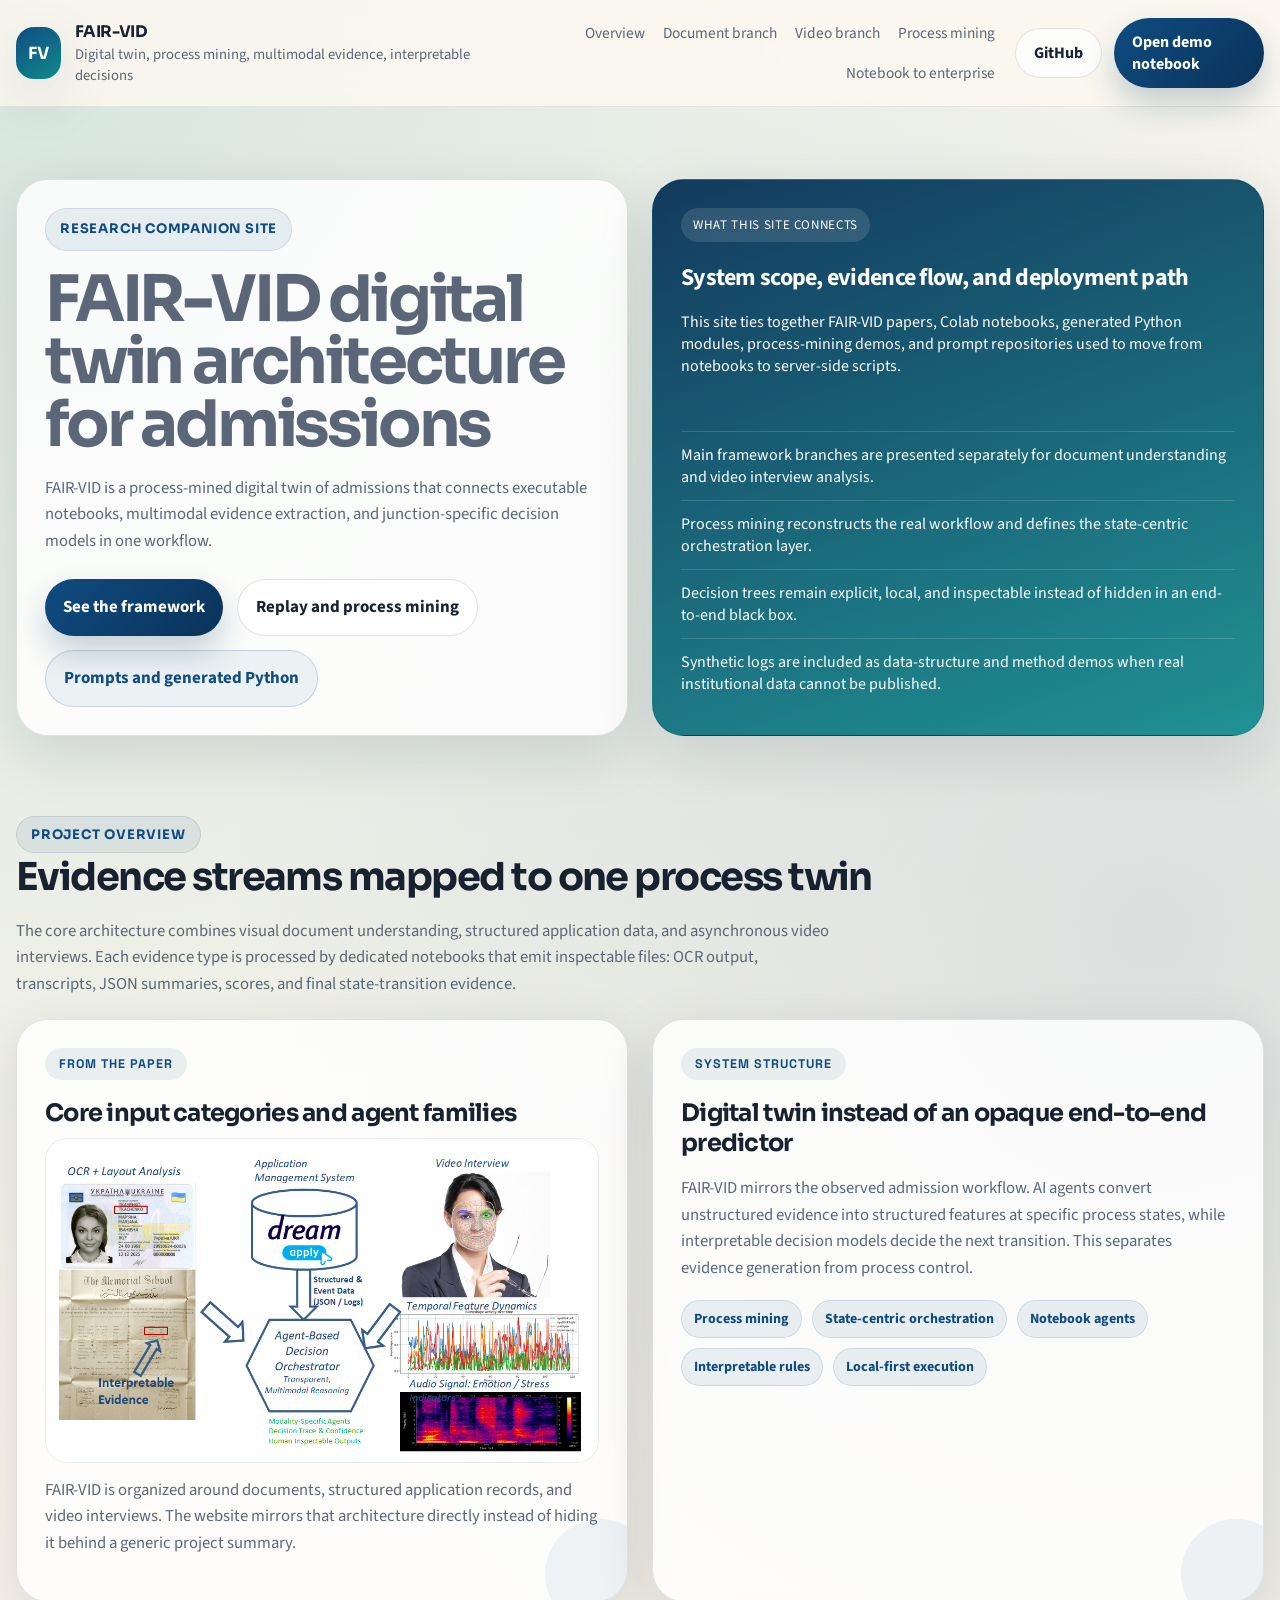
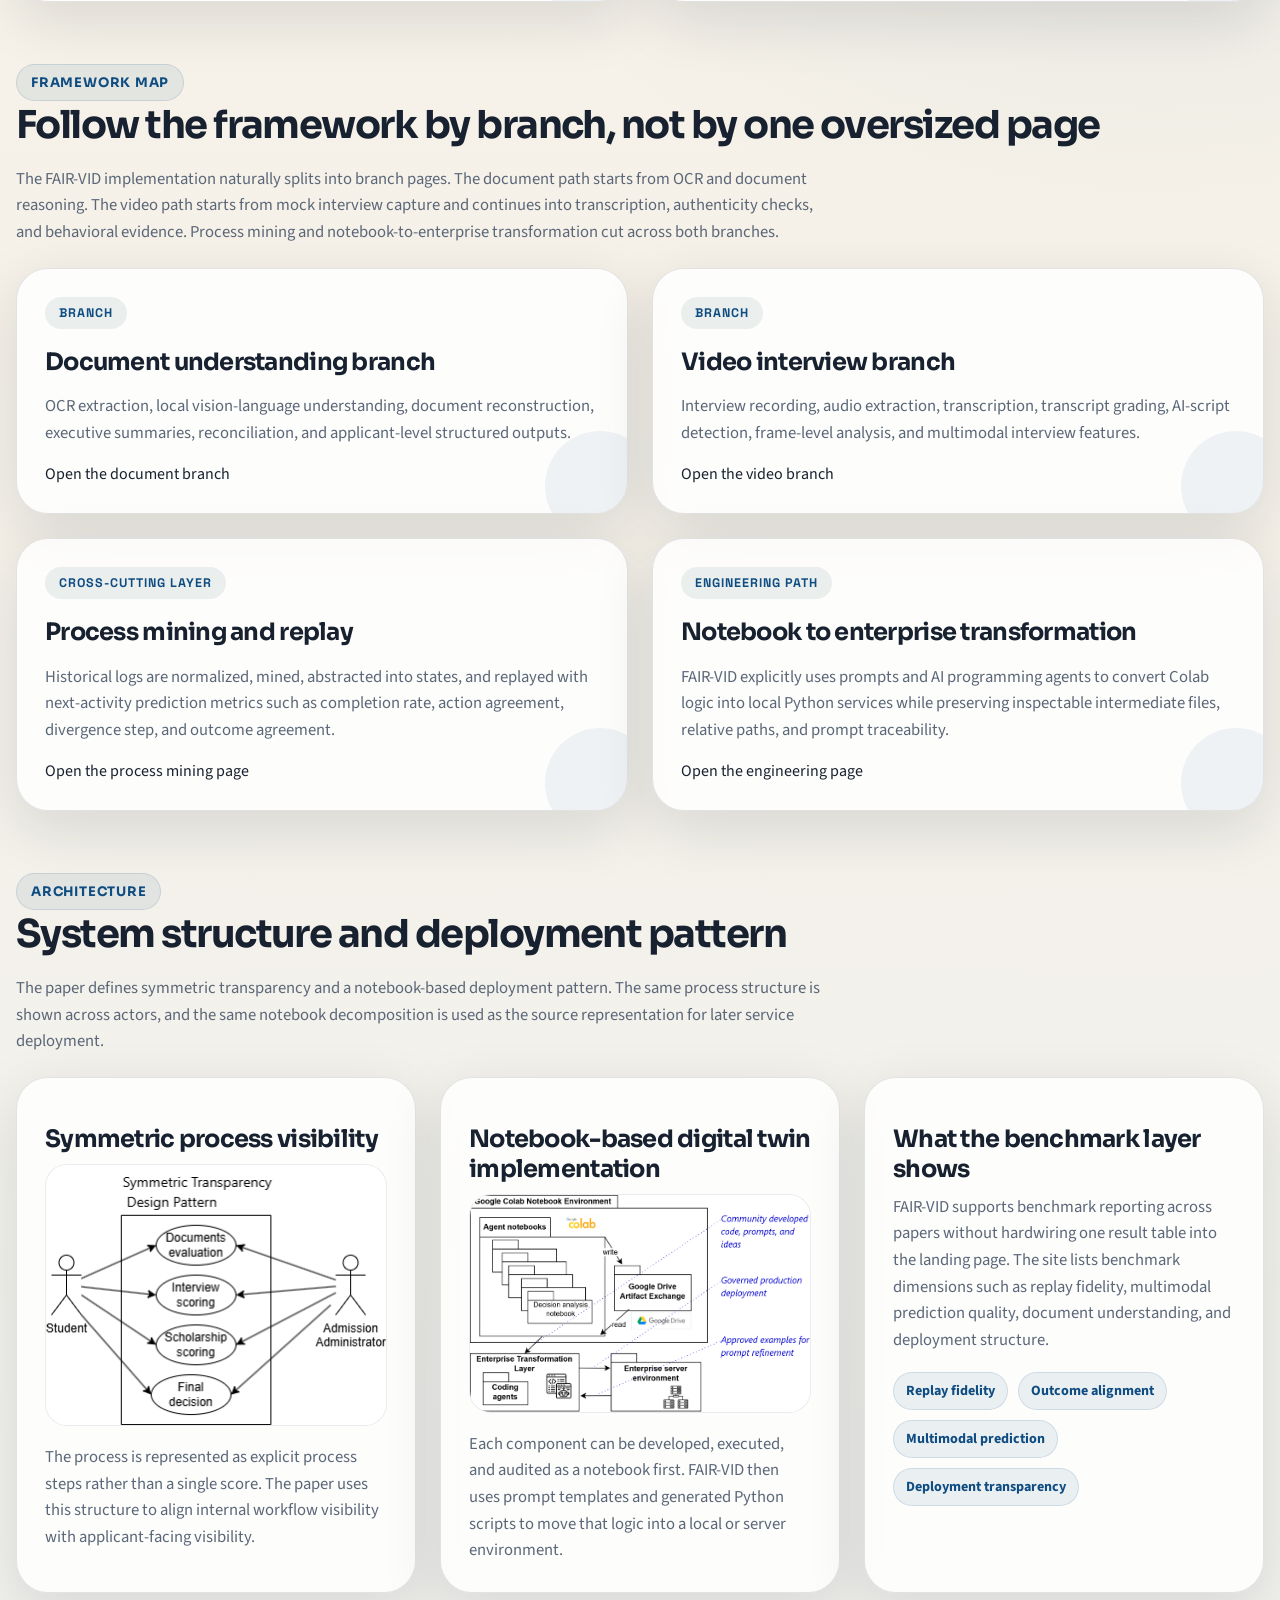
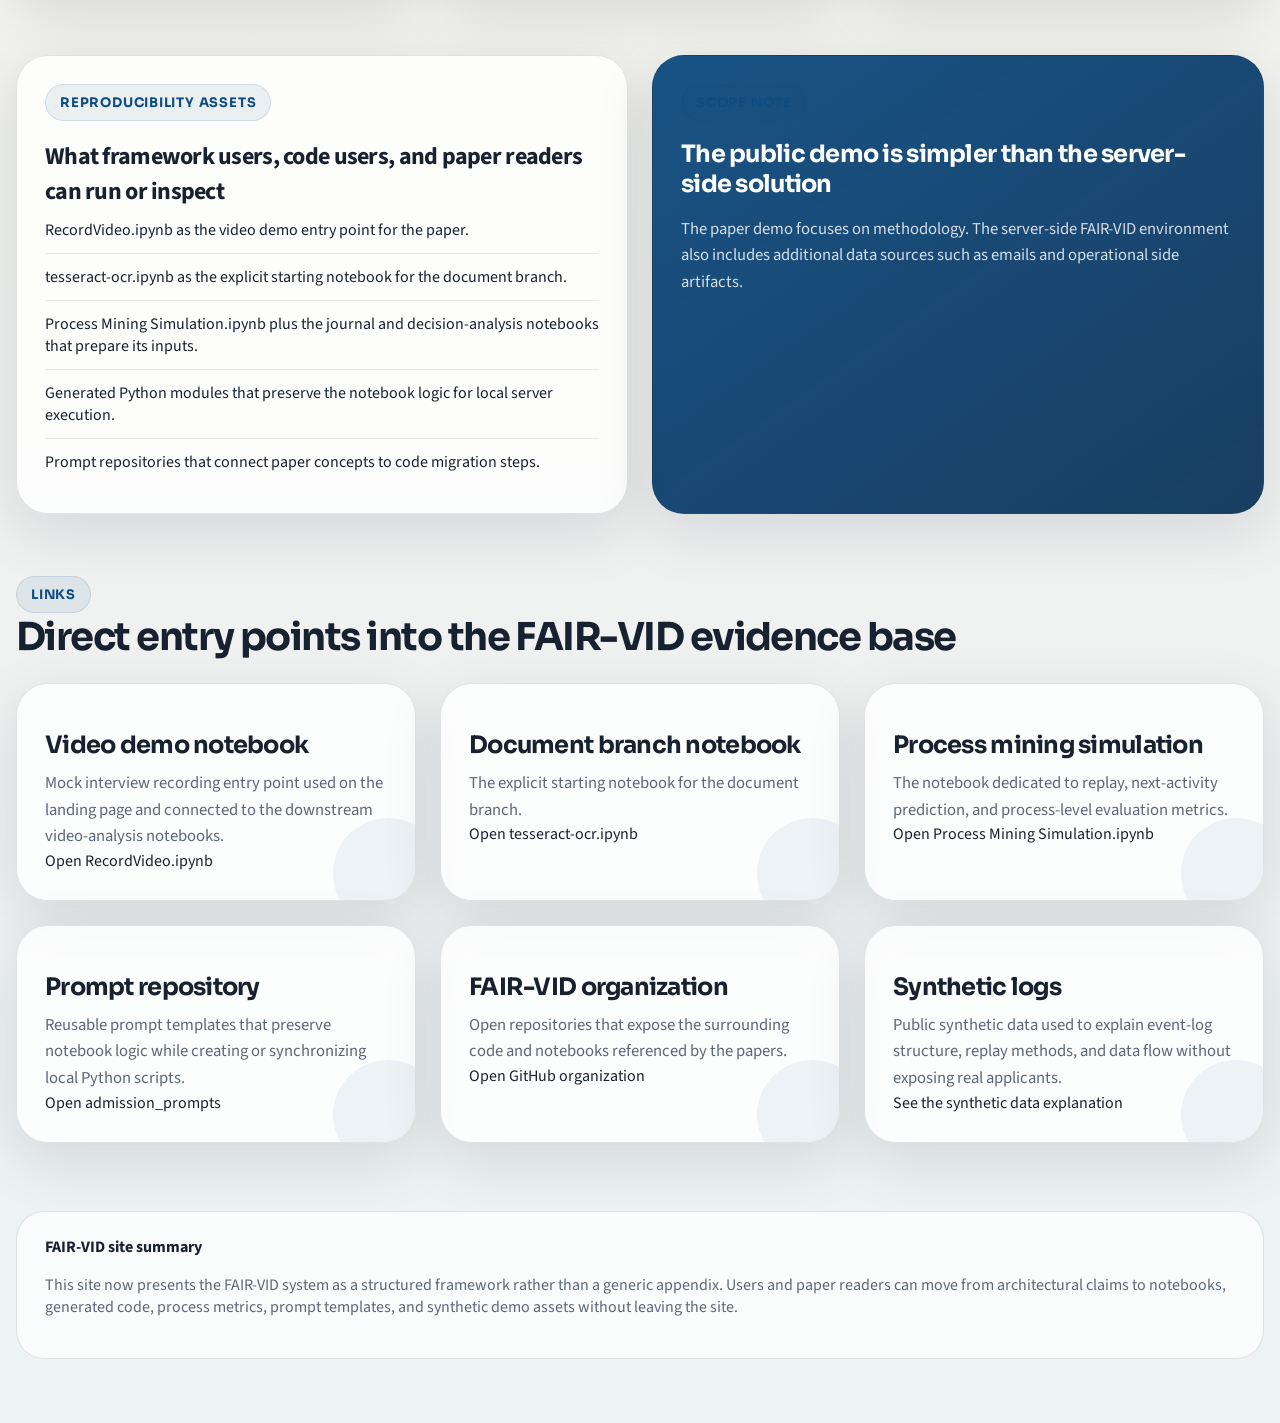
<file: index.html>
<!DOCTYPE html>
<html lang="en">
<head>
    <meta charset="UTF-8">
    <meta name="viewport" content="width=device-width, initial-scale=1.0">
    <title>FAIR-VID | Digital Twin Architecture for Admissions</title>
    <link rel="preconnect" href="https://fonts.googleapis.com">
    <link rel="preconnect" href="https://fonts.gstatic.com" crossorigin>
    <link href="https://fonts.googleapis.com/css2?family=Sora:wght@500;600;700;800&family=Source+Sans+3:wght@400;600;700&display=swap" rel="stylesheet">
    <link rel="stylesheet" href="assets/site.css">
</head>
<body>
    <nav class="topbar">
        <div class="site-shell topbar-inner">
            <a class="brand" href="index.html">
                <div class="brand-mark">FV</div>
                <div class="brand-copy">
                    <strong>FAIR-VID</strong>
                    <span>Digital twin, process mining, multimodal evidence, interpretable decisions</span>
                </div>
            </a>
            <div class="nav-links">
                <a href="#overview">Overview</a>
                <a href="documents.html">Document branch</a>
                <a href="video.html">Video branch</a>
                <a href="process-mining.html">Process mining</a>
                <a href="notebook-to-enterprise.html">Notebook to enterprise</a>
            </div>
            <div class="nav-actions">
                <a class="button-secondary" href="https://github.com/fair-vid" target="_blank" rel="noreferrer">GitHub</a>
                <a class="button" href="https://colab.research.google.com/drive/1mqcCrypaK3u_kvs7nSqX4XTvBgq4-shK?usp=sharing" target="_blank" rel="noreferrer">Open demo notebook</a>
            </div>
        </div>
    </nav>

    <header class="hero">
        <div class="site-shell hero-grid">
            <section class="hero-copy">
                <div class="eyebrow">Research companion site</div>
                <h1>FAIR-VID digital twin architecture for admissions</h1>
                <p>
                    FAIR-VID is a process-mined digital twin of admissions that connects executable notebooks, multimodal evidence extraction, and junction-specific decision models in one workflow.
                </p>
                <div class="hero-actions">
                    <a class="button" href="#overview">See the framework</a>
                    <a class="button-secondary" href="process-mining.html">Replay and process mining</a>
                    <a class="button-ghost" href="notebook-to-enterprise.html">Prompts and generated Python</a>
                </div>

            </section>
            <aside class="hero-panel">
                <div>
                    <div class="section-chip">What this site connects</div>
                    <h2>System scope, evidence flow, and deployment path</h2>
                    <p>
                        This site ties together FAIR-VID papers, Colab notebooks, generated Python modules, process-mining demos, and prompt repositories used to move from notebooks to server-side scripts.
                    </p>
                </div>
                <ul class="hero-list">
                    <li>Main framework branches are presented separately for document understanding and video interview analysis.</li>
                    <li>Process mining reconstructs the real workflow and defines the state-centric orchestration layer.</li>
                    <li>Decision trees remain explicit, local, and inspectable instead of hidden in an end-to-end black box.</li>
                    <li>Synthetic logs are included as data-structure and method demos when real institutional data cannot be published.</li>
                </ul>
            </aside>
        </div>
    </header>

    <main>
        <section class="section" id="overview">
            <div class="site-shell">
                <div class="section-head">
                    <div class="eyebrow">Project overview</div>
                    <h2>Evidence streams mapped to one process twin</h2>
                    <p>
                        The core architecture combines visual document understanding, structured application data, and asynchronous video interviews. Each evidence type is processed by dedicated notebooks that emit inspectable files: OCR output, transcripts, JSON summaries, scores, and final state-transition evidence.
                    </p>
                </div>
                <div class="wide-grid">
                    <article class="wide-card">
                        <div class="kicker">From the paper</div>
                        <h3>Core input categories and agent families</h3>
                        <img src="images/fig1_three_main_types.png" alt="FAIR-VID input categories">
                        <p class="figure-caption">
                            FAIR-VID is organized around documents, structured application records, and video interviews. The website mirrors that architecture directly instead of hiding it behind a generic project summary.
                        </p>
                    </article>
                    <article class="wide-card">
                        <div class="kicker">System structure</div>
                        <h3>Digital twin instead of an opaque end-to-end predictor</h3>
                        <p>
                            FAIR-VID mirrors the observed admission workflow. AI agents convert unstructured evidence into structured features at specific process states, while interpretable decision models decide the next transition. This separates evidence generation from process control.
                        </p>
                        <div class="pill-row">
                            <span class="pill">Process mining</span>
                            <span class="pill">State-centric orchestration</span>
                            <span class="pill">Notebook agents</span>
                            <span class="pill">Interpretable rules</span>
                            <span class="pill">Local-first execution</span>
                        </div>
                    </article>
                </div>
            </div>
        </section>

        <section class="section">
            <div class="site-shell">
                <div class="section-head">
                    <div class="eyebrow">Framework map</div>
                    <h2>Follow the framework by branch, not by one oversized page</h2>
                    <p>
                        The FAIR-VID implementation naturally splits into branch pages. The document path starts from OCR and document reasoning. The video path starts from mock interview capture and continues into transcription, authenticity checks, and behavioral evidence. Process mining and notebook-to-enterprise transformation cut across both branches.
                    </p>
                </div>
                <div class="framework-grid">
                    <article class="tile">
                        <div class="kicker">Branch</div>
                        <h3>Document understanding branch</h3>
                        <p>
                            OCR extraction, local vision-language understanding, document reconstruction, executive summaries, reconciliation, and applicant-level structured outputs.
                        </p>
                        <a class="text-link" href="documents.html">Open the document branch</a>
                    </article>
                    <article class="tile">
                        <div class="kicker">Branch</div>
                        <h3>Video interview branch</h3>
                        <p>
                            Interview recording, audio extraction, transcription, transcript grading, AI-script detection, frame-level analysis, and multimodal interview features.
                        </p>
                        <a class="text-link" href="video.html">Open the video branch</a>
                    </article>
                    <article class="tile">
                        <div class="kicker">Cross-cutting layer</div>
                        <h3>Process mining and replay</h3>
                        <p>
                            Historical logs are normalized, mined, abstracted into states, and replayed with next-activity prediction metrics such as completion rate, action agreement, divergence step, and outcome agreement.
                        </p>
                        <a class="text-link" href="process-mining.html">Open the process mining page</a>
                    </article>
                    <article class="tile">
                        <div class="kicker">Engineering path</div>
                        <h3>Notebook to enterprise transformation</h3>
                        <p>
                            FAIR-VID explicitly uses prompts and AI programming agents to convert Colab logic into local Python services while preserving inspectable intermediate files, relative paths, and prompt traceability.
                        </p>
                        <a class="text-link" href="notebook-to-enterprise.html">Open the engineering page</a>
                    </article>
                </div>
            </div>
        </section>

        <section class="section">
            <div class="site-shell">
                <div class="section-head">
                    <div class="eyebrow">Architecture</div>
                    <h2>System structure and deployment pattern</h2>
                    <p>
                        The paper defines symmetric transparency and a notebook-based deployment pattern. The same process structure is shown across actors, and the same notebook decomposition is used as the source representation for later service deployment.
                    </p>
                </div>
                <div class="gallery-grid">
                    <article class="figure-card">
                        <h3>Symmetric process visibility</h3>
                        <img src="images/fig3 Symmetric Transparency Design Pattern.drawio.png" alt="Symmetric transparency design pattern">
                        <p class="figure-caption">
                            The process is represented as explicit process steps rather than a single score. The paper uses this structure to align internal workflow visibility with applicant-facing visibility.
                        </p>
                    </article>
                    <article class="figure-card">
                        <h3>Notebook-based digital twin implementation</h3>
                        <img src="images/Fig4_Notebook Based Digital Twin Implementation Pattern.drawio.png" alt="Notebook based digital twin implementation pattern">
                        <p class="figure-caption">
                            Each component can be developed, executed, and audited as a notebook first. FAIR-VID then uses prompt templates and generated Python scripts to move that logic into a local or server environment.
                        </p>
                    </article>
                    <article class="figure-card">
                        <h3>What the benchmark layer shows</h3>
                        <p>
                            FAIR-VID supports benchmark reporting across papers without hardwiring one result table into the landing page. The site lists benchmark dimensions such as replay fidelity, multimodal prediction quality, document understanding, and deployment structure.
                        </p>
                        <div class="pill-row">
                            <span class="pill">Replay fidelity</span>
                            <span class="pill">Outcome alignment</span>
                            <span class="pill">Multimodal prediction</span>
                            <span class="pill">Deployment transparency</span>
                        </div>
                    </article>
                </div>
            </div>
        </section>

        <section class="section">
            <div class="site-shell split-grid">
                <article class="panel">
                    <div class="eyebrow">Reproducibility assets</div>
                    <h3>What framework users, code users, and paper readers can run or inspect</h3>
                    <ul class="plain-list">
                        <li>RecordVideo.ipynb as the video demo entry point for the paper.</li>
                        <li>tesseract-ocr.ipynb as the explicit starting notebook for the document branch.</li>
                        <li>Process Mining Simulation.ipynb plus the journal and decision-analysis notebooks that prepare its inputs.</li>
                        <li>Generated Python modules that preserve the notebook logic for local server execution.</li>
                        <li>Prompt repositories that connect paper concepts to code migration steps.</li>
                    </ul>
                </article>
                <article class="callout">
                    <div class="eyebrow">Scope note</div>
                    <h3>The public demo is simpler than the server-side solution</h3>
                    <p>
                        The paper demo focuses on methodology. The server-side FAIR-VID environment also includes additional data sources such as emails and operational side artifacts.
                    </p>
                </article>
            </div>
        </section>

        <section class="section">
            <div class="site-shell">
                <div class="section-head">
                    <div class="eyebrow">Links</div>
                    <h2>Direct entry points into the FAIR-VID evidence base</h2>
                </div>
                <div class="link-grid">
                    <article class="link-card">
                        <h3>Video demo notebook</h3>
                        <p>Mock interview recording entry point used on the landing page and connected to the downstream video-analysis notebooks.</p>
                        <a class="text-link" href="https://colab.research.google.com/drive/1mqcCrypaK3u_kvs7nSqX4XTvBgq4-shK?usp=sharing" target="_blank" rel="noreferrer">Open RecordVideo.ipynb</a>
                    </article>
                    <article class="link-card">
                        <h3>Document branch notebook</h3>
                        <p>The explicit starting notebook for the document branch.</p>
                        <a class="text-link" href="https://colab.research.google.com/drive/1RfXAZ_5rwYmLdAiHPgm-bDOBrQu2T7Sw?usp=sharing" target="_blank" rel="noreferrer">Open tesseract-ocr.ipynb</a>
                    </article>
                    <article class="link-card">
                        <h3>Process mining simulation</h3>
                        <p>The notebook dedicated to replay, next-activity prediction, and process-level evaluation metrics.</p>
                        <a class="text-link" href="https://colab.research.google.com/drive/1_-3uCwUr08i6PGnSXXgrZESqkT0GqiNm?usp=drive_link" target="_blank" rel="noreferrer">Open Process Mining Simulation.ipynb</a>
                    </article>
                    <article class="link-card">
                        <h3>Prompt repository</h3>
                        <p>Reusable prompt templates that preserve notebook logic while creating or synchronizing local Python scripts.</p>
                        <a class="text-link" href="https://github.com/fair-vid/admission_prompts" target="_blank" rel="noreferrer">Open admission_prompts</a>
                    </article>
                    <article class="link-card">
                        <h3>FAIR-VID organization</h3>
                        <p>Open repositories that expose the surrounding code and notebooks referenced by the papers.</p>
                        <a class="text-link" href="https://github.com/fair-vid" target="_blank" rel="noreferrer">Open GitHub organization</a>
                    </article>
                    <article class="link-card">
                        <h3>Synthetic logs</h3>
                        <p>Public synthetic data used to explain event-log structure, replay methods, and data flow without exposing real applicants.</p>
                        <a class="text-link" href="process-mining.html#synthetic">See the synthetic data explanation</a>
                    </article>
                </div>
            </div>
        </section>
    </main>

    <footer class="footer">
        <div class="site-shell footer-card">
            <strong>FAIR-VID site summary</strong>
            <p>
                This site now presents the FAIR-VID system as a structured framework rather than a generic appendix. Users and paper readers can move from architectural claims to notebooks, generated code, process metrics, prompt templates, and synthetic demo assets without leaving the site.
            </p>
        </div>
    </footer>
</body>
</html>
</file>
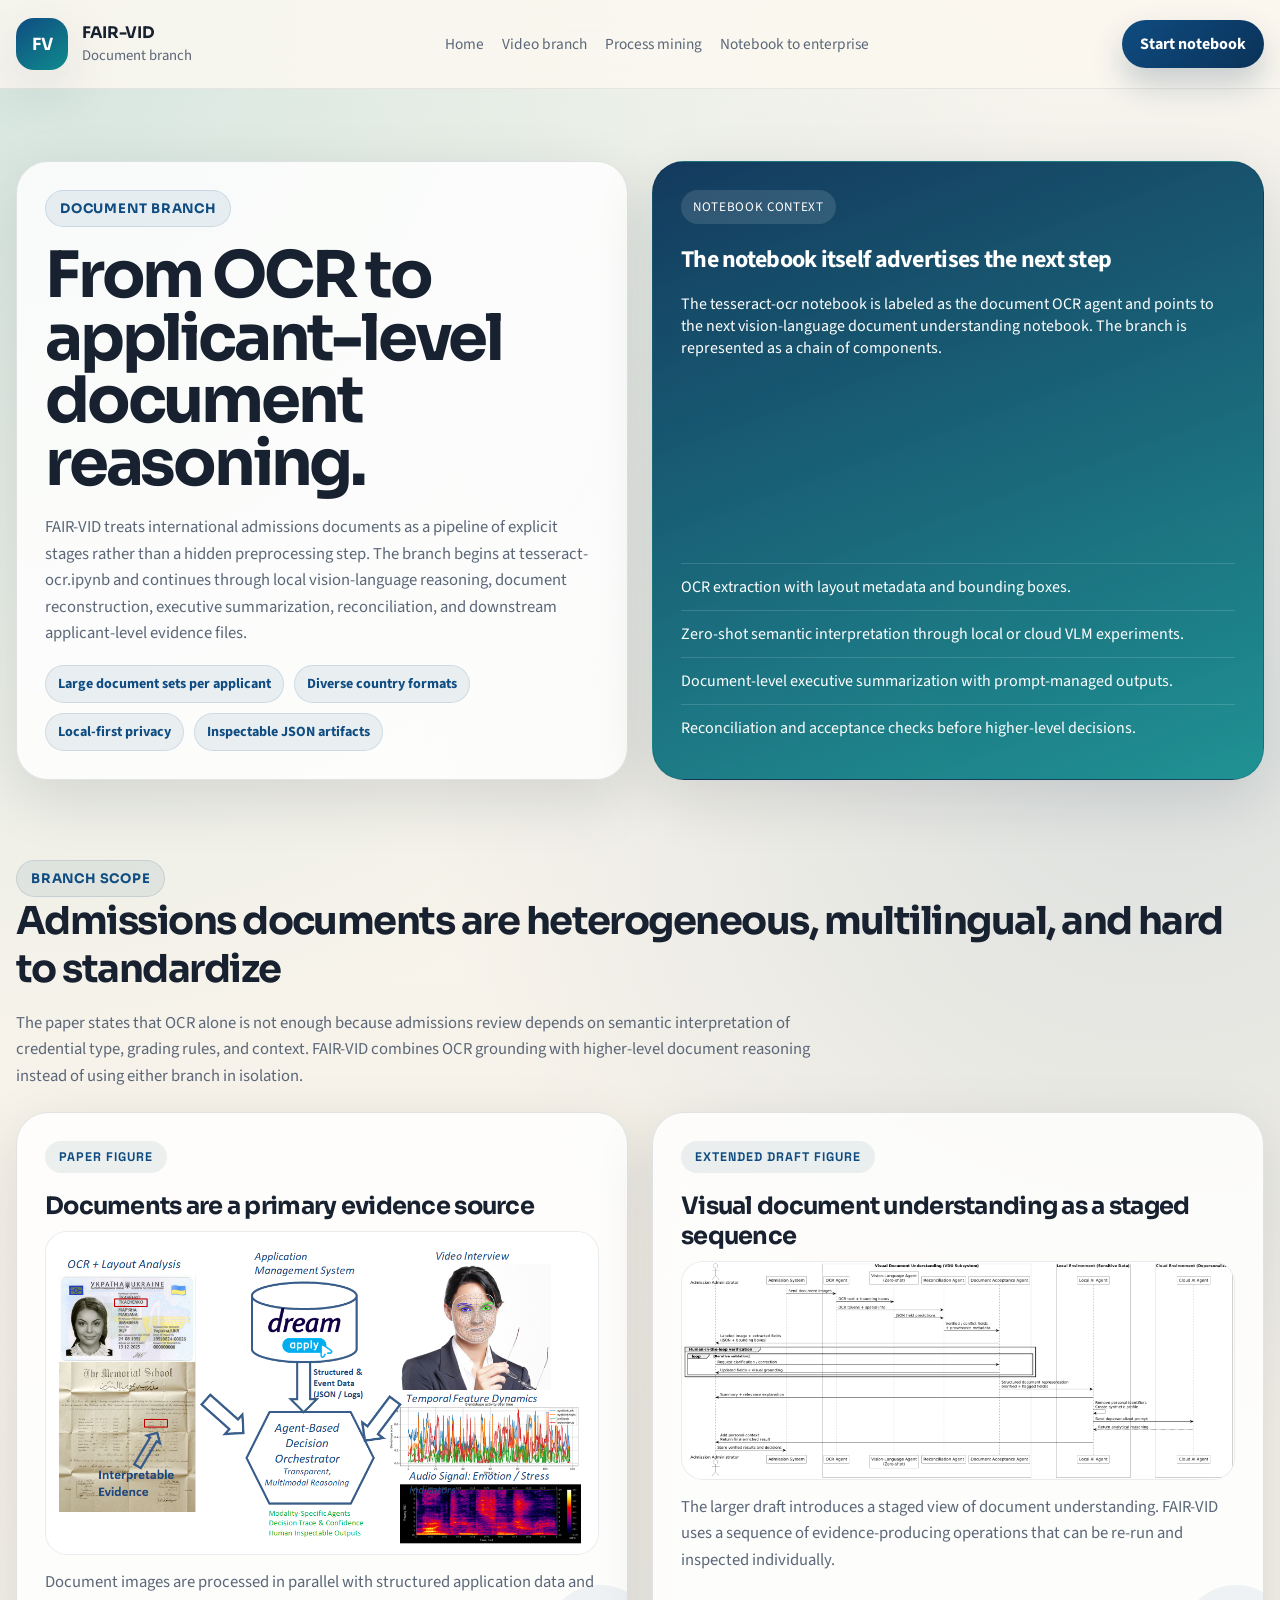
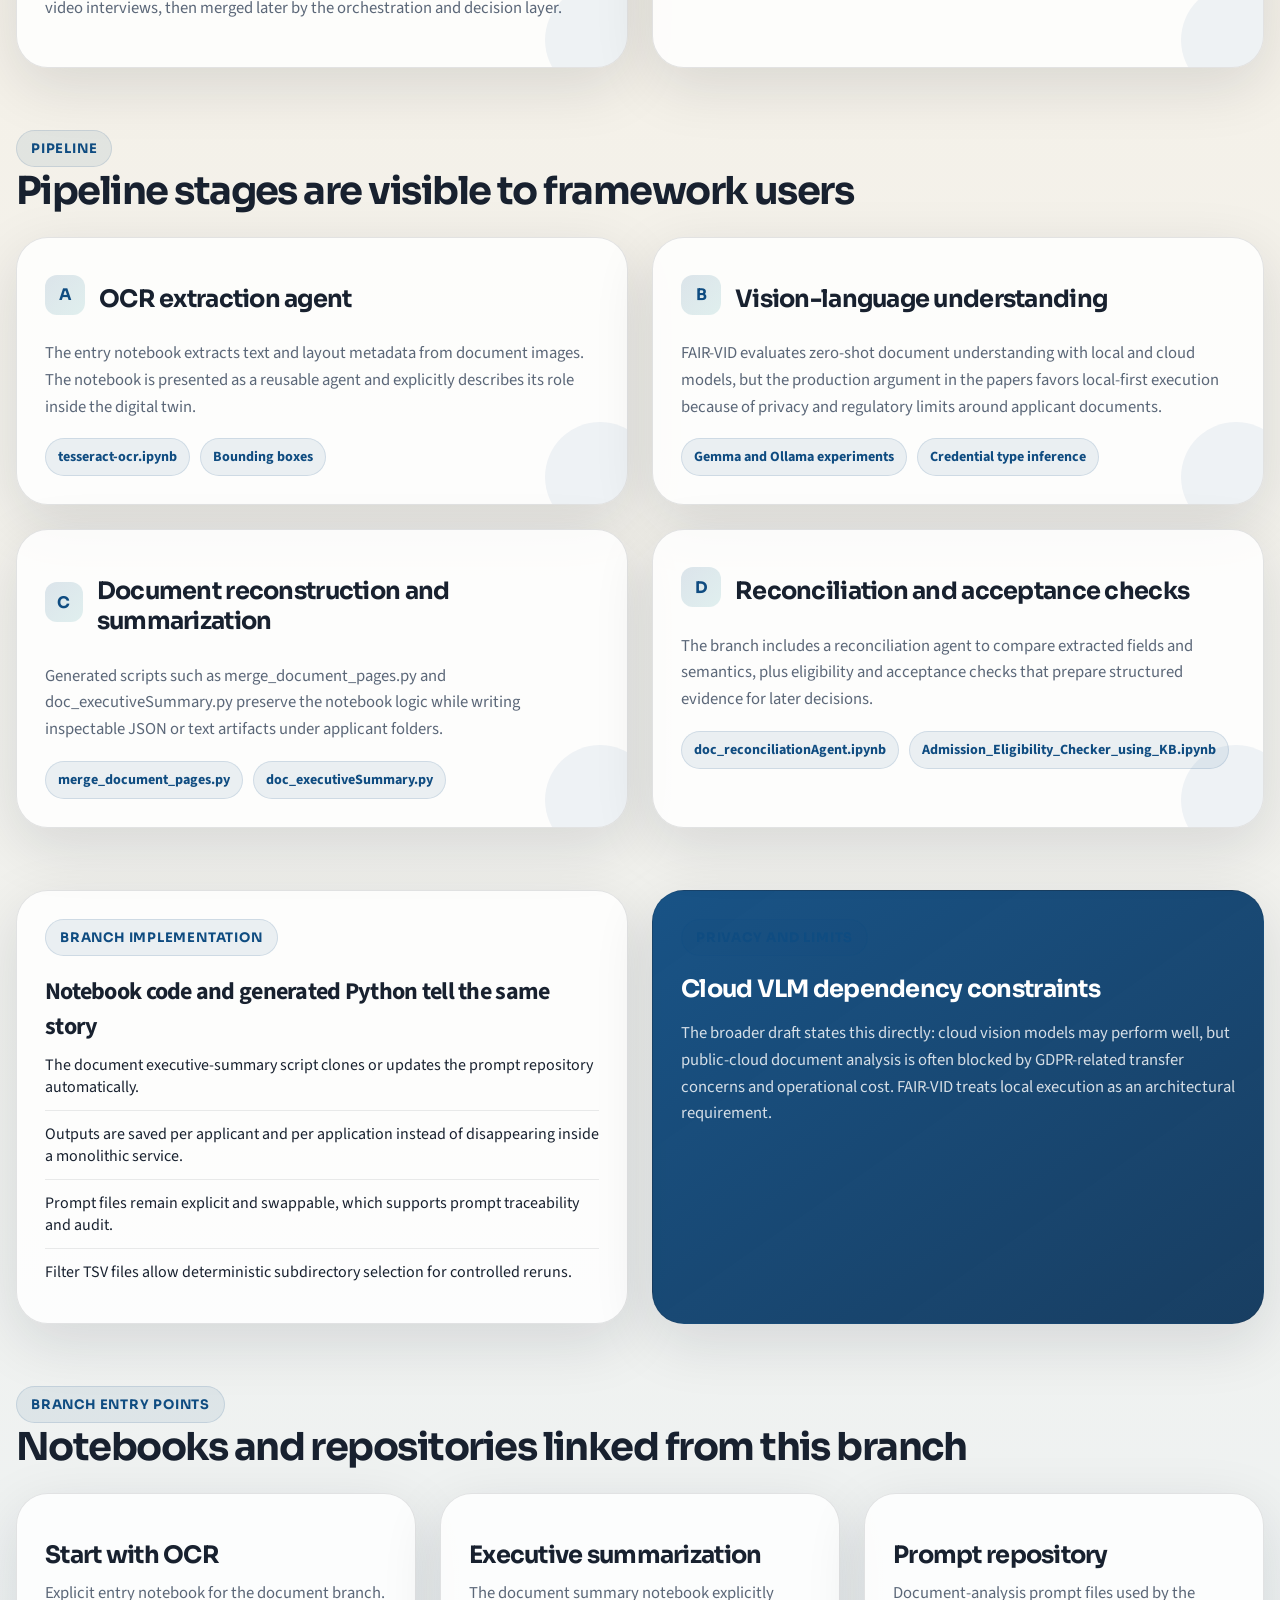
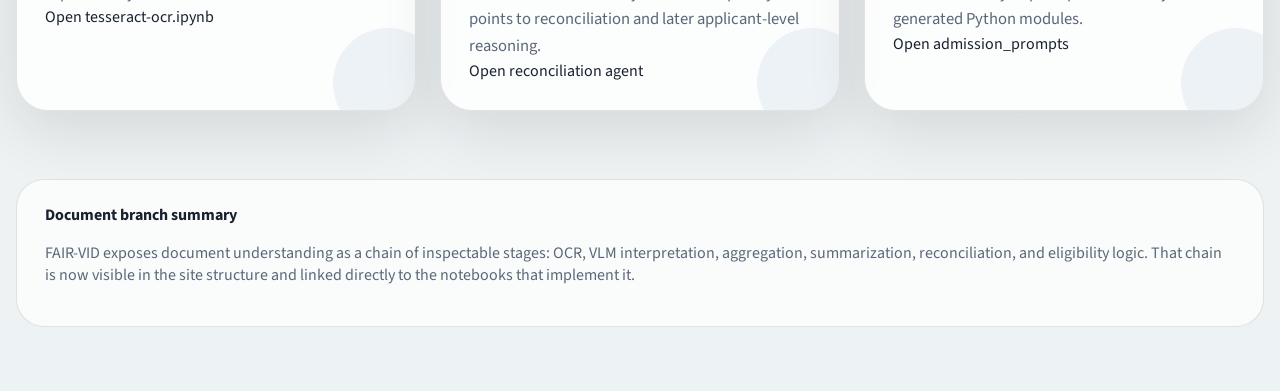
<file: documents.html>
<!DOCTYPE html>
<html lang="en">
<head>
    <meta charset="UTF-8">
    <meta name="viewport" content="width=device-width, initial-scale=1.0">
    <title>FAIR-VID Document Branch | OCR, VLMs, and Structured Summaries</title>
    <link rel="preconnect" href="https://fonts.googleapis.com">
    <link rel="preconnect" href="https://fonts.gstatic.com" crossorigin>
    <link href="https://fonts.googleapis.com/css2?family=Sora:wght@500;600;700;800&family=Source+Sans+3:wght@400;600;700&display=swap" rel="stylesheet">
    <link rel="stylesheet" href="assets/site.css">
</head>
<body>
    <nav class="topbar">
        <div class="site-shell topbar-inner">
            <a class="brand" href="index.html">
                <div class="brand-mark">FV</div>
                <div class="brand-copy">
                    <strong>FAIR-VID</strong>
                    <span>Document branch</span>
                </div>
            </a>
            <div class="nav-links">
                <a href="index.html">Home</a>
                <a href="video.html">Video branch</a>
                <a href="process-mining.html">Process mining</a>
                <a href="notebook-to-enterprise.html">Notebook to enterprise</a>
            </div>
            <div class="nav-actions">
                <a class="button" href="https://colab.research.google.com/drive/1RfXAZ_5rwYmLdAiHPgm-bDOBrQu2T7Sw?usp=sharing" target="_blank" rel="noreferrer">Start notebook</a>
            </div>
        </div>
    </nav>

    <header class="hero">
        <div class="site-shell page-hero-grid">
            <section class="page-hero">
                <div class="eyebrow">Document branch</div>
                <h1>From OCR to applicant-level document reasoning.</h1>
                <p>
                    FAIR-VID treats international admissions documents as a pipeline of explicit stages rather than a hidden preprocessing step. The branch begins at tesseract-ocr.ipynb and continues through local vision-language reasoning, document reconstruction, executive summarization, reconciliation, and downstream applicant-level evidence files.
                </p>
                <div class="pill-row">
                    <span class="pill">Large document sets per applicant</span>
                    <span class="pill">Diverse country formats</span>
                    <span class="pill">Local-first privacy</span>
                    <span class="pill">Inspectable JSON artifacts</span>
                </div>
            </section>
            <article class="hero-panel">
                <div>
                    <div class="section-chip">Notebook context</div>
                    <h2>The notebook itself advertises the next step</h2>
                    <p>
                        The tesseract-ocr notebook is labeled as the document OCR agent and points to the next vision-language document understanding notebook. The branch is represented as a chain of components.
                    </p>
                </div>
                <ul class="hero-list">
                    <li>OCR extraction with layout metadata and bounding boxes.</li>
                    <li>Zero-shot semantic interpretation through local or cloud VLM experiments.</li>
                    <li>Document-level executive summarization with prompt-managed outputs.</li>
                    <li>Reconciliation and acceptance checks before higher-level decisions.</li>
                </ul>
            </article>
        </div>
    </header>

    <main>
        <section class="section">
            <div class="site-shell">
                <div class="section-head">
                    <div class="eyebrow">Branch scope</div>
                    <h2>Admissions documents are heterogeneous, multilingual, and hard to standardize</h2>
                    <p>
                        The paper states that OCR alone is not enough because admissions review depends on semantic interpretation of credential type, grading rules, and context. FAIR-VID combines OCR grounding with higher-level document reasoning instead of using either branch in isolation.
                    </p>
                </div>
                <div class="wide-grid">
                    <article class="wide-card">
                        <div class="kicker">Paper figure</div>
                        <h3>Documents are a primary evidence source</h3>
                        <img src="images/fig1_three_main_types.png" alt="FAIR-VID evidence categories">
                        <p class="figure-caption">
                            Document images are processed in parallel with structured application data and video interviews, then merged later by the orchestration and decision layer.
                        </p>
                    </article>
                    <article class="wide-card">
                        <div class="kicker">Extended draft figure</div>
                        <h3>Visual document understanding as a staged sequence</h3>
                        <img src="images/vdu_sequence_diagram.png" alt="Visual document understanding sequence diagram">
                        <p class="figure-caption">
                            The larger draft introduces a staged view of document understanding. FAIR-VID uses a sequence of evidence-producing operations that can be re-run and inspected individually.
                        </p>
                    </article>
                </div>
            </div>
        </section>

        <section class="section">
            <div class="site-shell">
                <div class="section-head">
                    <div class="eyebrow">Pipeline</div>
                    <h2>Pipeline stages are visible to framework users</h2>
                </div>
                <div class="branch-grid">
                    <article class="step-card">
                        <div class="step-card-header">
                            <div class="step-index">A</div>
                            <h3>OCR extraction agent</h3>
                        </div>
                        <p>
                            The entry notebook extracts text and layout metadata from document images. The notebook is presented as a reusable agent and explicitly describes its role inside the digital twin.
                        </p>
                        <div class="pill-row">
                            <span class="pill">tesseract-ocr.ipynb</span>
                            <span class="pill">Bounding boxes</span>
                        </div>
                    </article>
                    <article class="step-card">
                        <div class="step-card-header">
                            <div class="step-index">B</div>
                            <h3>Vision-language understanding</h3>
                        </div>
                        <p>
                            FAIR-VID evaluates zero-shot document understanding with local and cloud models, but the production argument in the papers favors local-first execution because of privacy and regulatory limits around applicant documents.
                        </p>
                        <div class="pill-row">
                            <span class="pill">Gemma and Ollama experiments</span>
                            <span class="pill">Credential type inference</span>
                        </div>
                    </article>
                    <article class="step-card">
                        <div class="step-card-header">
                            <div class="step-index">C</div>
                            <h3>Document reconstruction and summarization</h3>
                        </div>
                        <p>
                            Generated scripts such as merge_document_pages.py and doc_executiveSummary.py preserve the notebook logic while writing inspectable JSON or text artifacts under applicant folders.
                        </p>
                        <div class="pill-row">
                            <span class="pill">merge_document_pages.py</span>
                            <span class="pill">doc_executiveSummary.py</span>
                        </div>
                    </article>
                    <article class="step-card">
                        <div class="step-card-header">
                            <div class="step-index">D</div>
                            <h3>Reconciliation and acceptance checks</h3>
                        </div>
                        <p>
                            The branch includes a reconciliation agent to compare extracted fields and semantics, plus eligibility and acceptance checks that prepare structured evidence for later decisions.
                        </p>
                        <div class="pill-row">
                            <span class="pill">doc_reconciliationAgent.ipynb</span>
                            <span class="pill">Admission_Eligibility_Checker_using_KB.ipynb</span>
                        </div>
                    </article>
                </div>
            </div>
        </section>

        <section class="section">
            <div class="site-shell split-grid">
                <article class="panel">
                    <div class="eyebrow">Branch implementation</div>
                    <h3>Notebook code and generated Python tell the same story</h3>
                    <ul class="plain-list">
                        <li>The document executive-summary script clones or updates the prompt repository automatically.</li>
                        <li>Outputs are saved per applicant and per application instead of disappearing inside a monolithic service.</li>
                        <li>Prompt files remain explicit and swappable, which supports prompt traceability and audit.</li>
                        <li>Filter TSV files allow deterministic subdirectory selection for controlled reruns.</li>
                    </ul>
                </article>
                <article class="callout">
                    <div class="eyebrow">Privacy and limits</div>
                    <h3>Cloud VLM dependency constraints</h3>
                    <p>
                        The broader draft states this directly: cloud vision models may perform well, but public-cloud document analysis is often blocked by GDPR-related transfer concerns and operational cost. FAIR-VID treats local execution as an architectural requirement.
                    </p>
                </article>
            </div>
        </section>

        <section class="section">
            <div class="site-shell">
                <div class="section-head">
                    <div class="eyebrow">Branch entry points</div>
                    <h2>Notebooks and repositories linked from this branch</h2>
                </div>
                <div class="link-grid">
                    <article class="link-card">
                        <h3>Start with OCR</h3>
                        <p>Explicit entry notebook for the document branch.</p>
                        <a class="text-link" href="https://colab.research.google.com/drive/1RfXAZ_5rwYmLdAiHPgm-bDOBrQu2T7Sw?usp=sharing" target="_blank" rel="noreferrer">Open tesseract-ocr.ipynb</a>
                    </article>
                    <article class="link-card">
                        <h3>Executive summarization</h3>
                        <p>The document summary notebook explicitly points to reconciliation and later applicant-level reasoning.</p>
                        <a class="text-link" href="https://colab.research.google.com/drive/1T92JMD3UEdxf0viVcqQNXQP7nBSZHLPj?usp=sharing" target="_blank" rel="noreferrer">Open reconciliation agent</a>
                    </article>
                    <article class="link-card">
                        <h3>Prompt repository</h3>
                        <p>Document-analysis prompt files used by the generated Python modules.</p>
                        <a class="text-link" href="https://github.com/fair-vid/admission_prompts" target="_blank" rel="noreferrer">Open admission_prompts</a>
                    </article>
                </div>
            </div>
        </section>
    </main>

    <footer class="footer">
        <div class="site-shell footer-card">
            <strong>Document branch summary</strong>
            <p>
                FAIR-VID exposes document understanding as a chain of inspectable stages: OCR, VLM interpretation, aggregation, summarization, reconciliation, and eligibility logic. That chain is now visible in the site structure and linked directly to the notebooks that implement it.
            </p>
        </div>
    </footer>
</body>
</html>
</file>
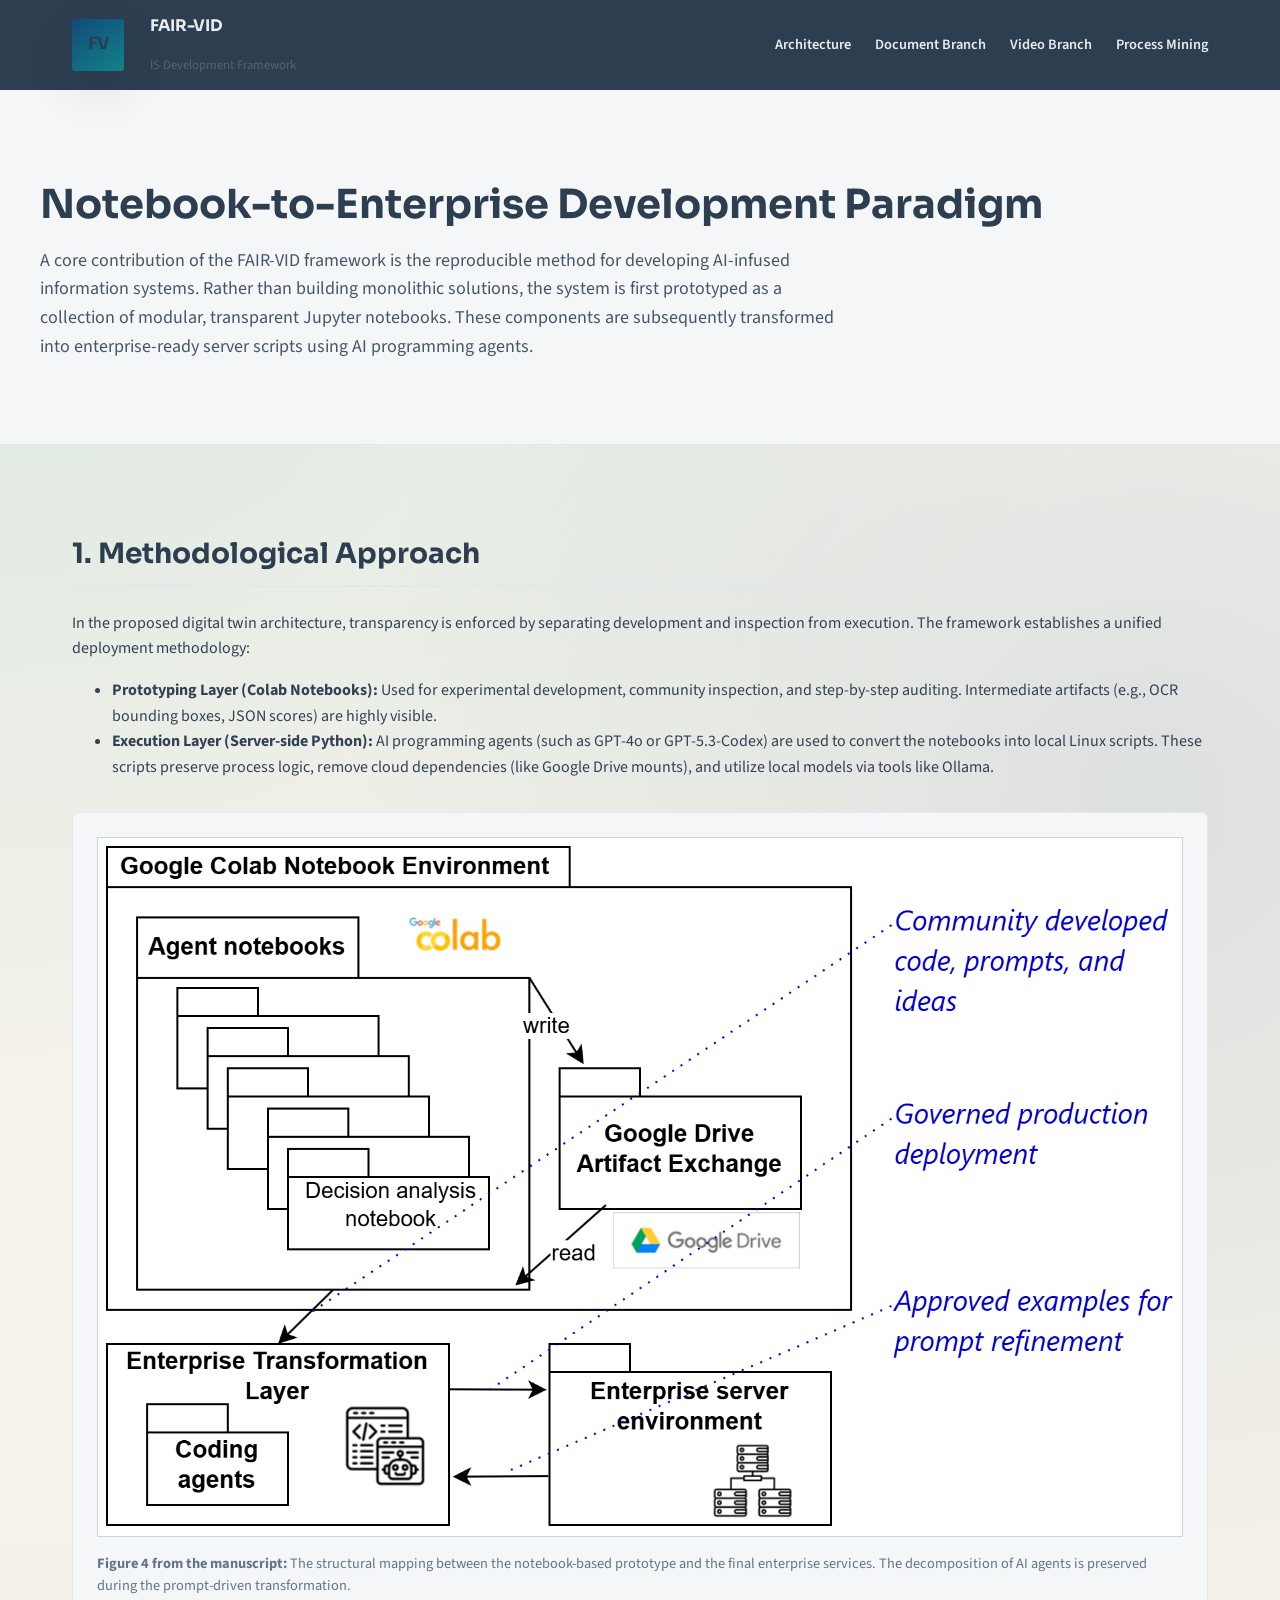
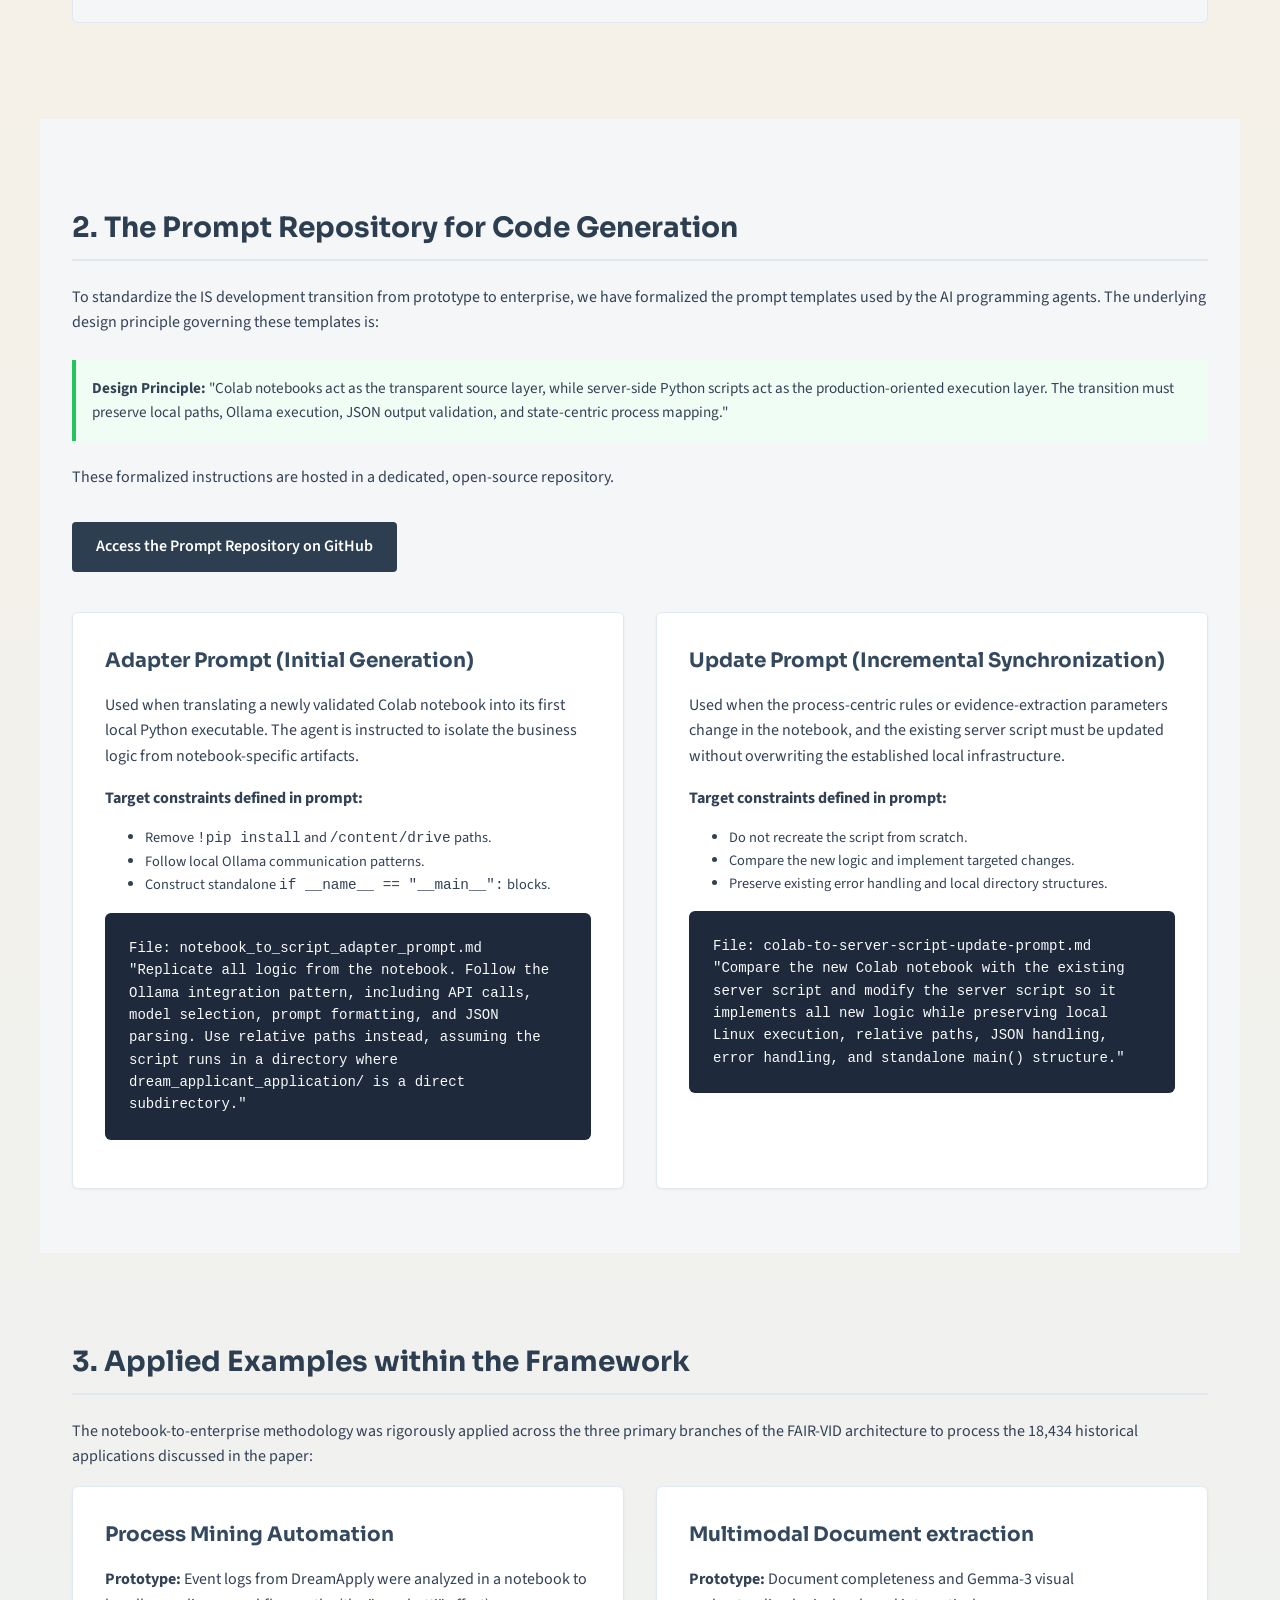
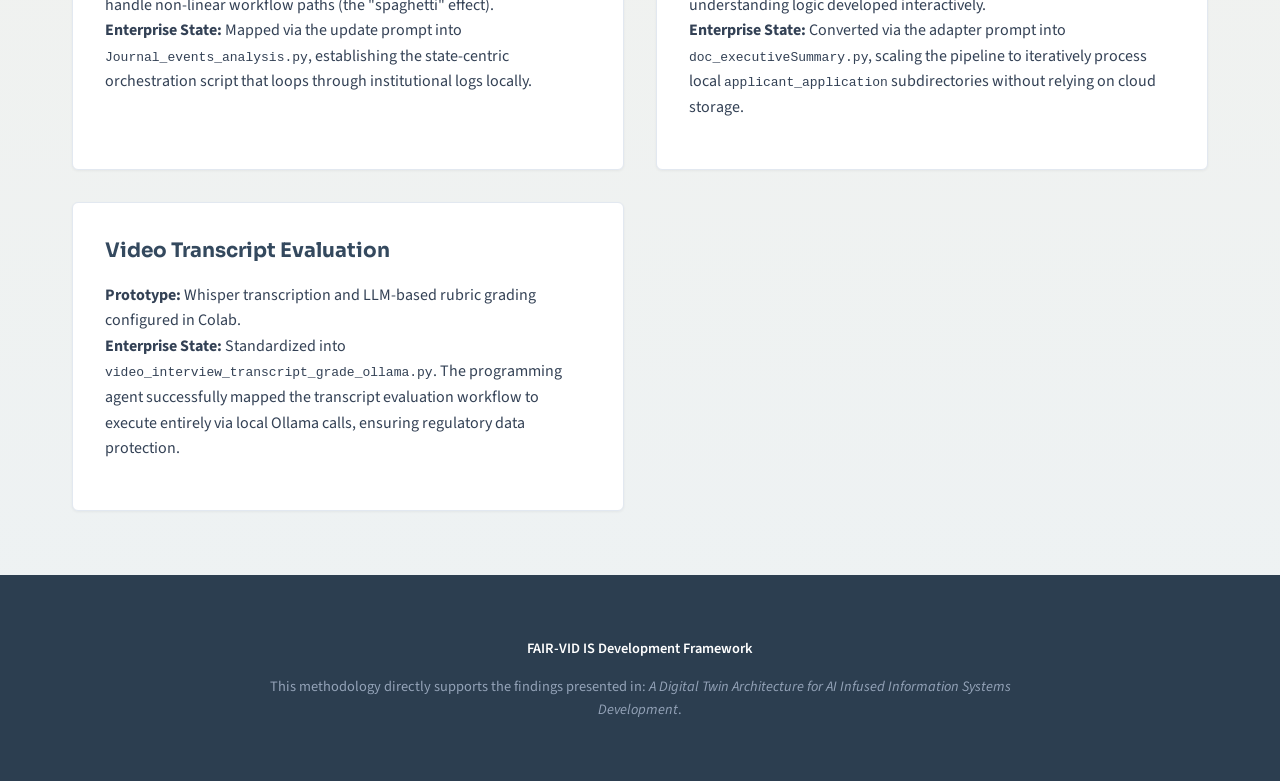
<file: notebook-to-enterprise.html>
<!DOCTYPE html>
<html lang="en">
<head>
    <meta charset="UTF-8">
    <meta name="viewport" content="width=device-width, initial-scale=1.0">
    <title>Notebook-to-Enterprise Method | FAIR-VID</title>
    <link rel="preconnect" href="https://fonts.googleapis.com">
    <link rel="preconnect" href="https://fonts.gstatic.com" crossorigin>
    <link href="https://fonts.googleapis.com/css2?family=Sora:wght@400;500;600;700&family=Source+Sans+3:wght@400;600;700&display=swap" rel="stylesheet">
    <link rel="stylesheet" href="assets/site.css">
    
    <!-- Page-specific CSS to visually indicate a context switch to "Methodology" -->
    <style>
        :root {
            --brand-primary: #2c3e50; /* Academic slate */
            --brand-secondary: #34495e;
            --bg-muted: #f4f6f8;
            --border-light: #e2e8f0;
            --text-body: #334155;
        }
        
        body {
            background-color: #ffffff;
            color: var(--text-body);
            font-family: 'Source Sans 3', sans-serif;
            line-height: 1.6;
        }

        /* Nav Override */
        .topbar { background-color: var(--brand-primary); border-bottom: none; }
        .topbar a { color: #ffffff !important; opacity: 0.9; }
        .topbar a:hover { opacity: 1; }
        .brand-mark { background-color: #ffffff; color: var(--brand-primary); }

        /* Page Header */
        .method-header {
            background-color: var(--bg-muted);
            padding: 4rem 2rem;
            border-bottom: 1px solid var(--border-light);
        }
        .method-header-inner {
            max-width: 1200px;
            margin: 0 auto;
        }
        .method-title {
            font-family: 'Sora', sans-serif;
            color: var(--brand-primary);
            font-size: 2.5rem;
            margin-bottom: 1rem;
            line-height: 1.2;
        }
        .method-abstract {
            font-size: 1.125rem;
            max-width: 800px;
            color: #475569;
        }

        /* Content Structure */
        .content-section {
            padding: 4rem 2rem;
            max-width: 1200px;
            margin: 0 auto;
        }
        .content-section h2 {
            font-family: 'Sora', sans-serif;
            color: var(--brand-primary);
            font-size: 1.75rem;
            margin-bottom: 1.5rem;
            border-bottom: 2px solid var(--border-light);
            padding-bottom: 0.5rem;
        }

        /* Grid Layouts */
        .methodology-grid {
            display: grid;
            grid-template-columns: 1fr;
            gap: 2rem;
        }
        @media (min-width: 768px) {
            .methodology-grid { grid-template-columns: 1fr 1fr; }
        }

        /* Academic Cards */
        .method-card {
            background: #ffffff;
            border: 1px solid var(--border-light);
            border-radius: 6px;
            padding: 2rem;
            box-shadow: 0 1px 3px rgba(0,0,0,0.05);
        }
        .method-card h3 {
            font-family: 'Sora', sans-serif;
            font-size: 1.25rem;
            color: var(--brand-secondary);
            margin-top: 0;
            margin-bottom: 1rem;
        }

        /* Code & Prompts */
        .code-block {
            background-color: #1e293b;
            color: #f8fafc;
            padding: 1.5rem;
            border-radius: 6px;
            font-family: ui-monospace, SFMono-Regular, Menlo, Monaco, Consolas, monospace;
            font-size: 0.875rem;
            overflow-x: auto;
            margin: 1rem 0;
        }
        .prompt-note {
            background-color: #f0fdf4;
            border-left: 4px solid #22c55e;
            padding: 1rem;
            margin: 1.5rem 0;
            font-size: 0.95rem;
        }

        /* Figure Styles */
        .figure-container {
            margin: 2rem 0;
            padding: 1.5rem;
            background: var(--bg-muted);
            border: 1px solid var(--border-light);
            border-radius: 6px;
            text-align: center;
        }
        .figure-container img {
            max-width: 100%;
            height: auto;
            border: 1px solid #cbd5e1;
            background: #fff;
            padding: 0.5rem;
        }
        .figure-caption {
            margin-top: 1rem;
            font-size: 0.9rem;
            color: #64748b;
            text-align: left;
        }

        /* Buttons */
        .btn-primary {
            display: inline-block;
            background-color: var(--brand-primary);
            color: #ffffff;
            padding: 0.75rem 1.5rem;
            text-decoration: none;
            border-radius: 4px;
            font-weight: 600;
            margin-top: 1rem;
            transition: background 0.2s;
        }
        .btn-primary:hover {
            background-color: #1a252f;
            color: #ffffff;
        }
    </style>
</head>
<body>
    <nav class="topbar">
        <div class="site-shell topbar-inner" style="display: flex; justify-content: space-between; align-items: center; max-width: 1200px; margin: 0 auto; padding: 1rem 2rem;">
            <a class="brand" href="index.html" style="display: flex; align-items: center; text-decoration: none;">
                <div class="brand-mark" style="padding: 0.25rem 0.5rem; font-weight: bold; border-radius: 3px; margin-right: 0.75rem;">FV</div>
                <div class="brand-copy" style="color: white; line-height: 1.2;">
                    <strong>FAIR-VID</strong><br>
                    <span style="font-size: 0.8rem; font-weight: 400;">IS Development Framework</span>
                </div>
            </a>
            <div class="nav-links" style="display: flex; gap: 1.5rem; font-size: 0.9rem; font-weight: 600;">
                <a href="index.html">Architecture</a>
                <a href="documents.html">Document Branch</a>
                <a href="video.html">Video Branch</a>
                <a href="process-mining.html">Process Mining</a>
            </div>
        </div>
    </nav>

    <header class="method-header">
        <div class="method-header-inner">
            <h1 class="method-title">Notebook-to-Enterprise Development Paradigm</h1>
            <p class="method-abstract">
                A core contribution of the FAIR-VID framework is the reproducible method for developing AI-infused information systems. Rather than building monolithic solutions, the system is first prototyped as a collection of modular, transparent Jupyter notebooks. These components are subsequently transformed into enterprise-ready server scripts using AI programming agents.
            </p>
        </div>
    </header>

    <main>
        <section class="content-section">
            <h2>1. Methodological Approach</h2>
            <p>
                In the proposed digital twin architecture, transparency is enforced by separating development and inspection from execution. The framework establishes a unified deployment methodology:
            </p>
            <ul>
                <li><strong>Prototyping Layer (Colab Notebooks):</strong> Used for experimental development, community inspection, and step-by-step auditing. Intermediate artifacts (e.g., OCR bounding boxes, JSON scores) are highly visible.</li>
                <li><strong>Execution Layer (Server-side Python):</strong> AI programming agents (such as GPT-4o or GPT-5.3-Codex) are used to convert the notebooks into local Linux scripts. These scripts preserve process logic, remove cloud dependencies (like Google Drive mounts), and utilize local models via tools like Ollama.</li>
            </ul>

            <div class="figure-container">
                <img src="images/Fig4_Notebook Based Digital Twin Implementation Pattern.drawio.png" alt="Notebook to Enterprise Pattern Diagram">
                <div class="figure-caption">
                    <strong>Figure 4 from the manuscript:</strong> The structural mapping between the notebook-based prototype and the final enterprise services. The decomposition of AI agents is preserved during the prompt-driven transformation.
                </div>
            </div>
        </section>

        <section class="content-section" style="background-color: var(--bg-muted);">
            <h2>2. The Prompt Repository for Code Generation</h2>
            <p>
                To standardize the IS development transition from prototype to enterprise, we have formalized the prompt templates used by the AI programming agents. The underlying design principle governing these templates is:
            </p>
            
            <div class="prompt-note">
                <strong>Design Principle:</strong> "Colab notebooks act as the transparent source layer, while server-side Python scripts act as the production-oriented execution layer. The transition must preserve local paths, Ollama execution, JSON output validation, and state-centric process mapping."
            </div>

            <p>These formalized instructions are hosted in a dedicated, open-source repository.</p>
            <a href="https://github.com/fair-vid/admission_prompts" class="btn-primary" target="_blank" rel="noreferrer">Access the Prompt Repository on GitHub</a>

            <div class="methodology-grid" style="margin-top: 2.5rem;">
                <div class="method-card">
                    <h3>Adapter Prompt (Initial Generation)</h3>
                    <p>
                        Used when translating a newly validated Colab notebook into its first local Python executable. The agent is instructed to isolate the business logic from notebook-specific artifacts.
                    </p>
                    <strong>Target constraints defined in prompt:</strong>
                    <ul style="font-size: 0.9rem;">
                        <li>Remove <code>!pip install</code> and <code>/content/drive</code> paths.</li>
                        <li>Follow local Ollama communication patterns.</li>
                        <li>Construct standalone <code>if __name__ == "__main__":</code> blocks.</li>
                    </ul>
                    <div class="code-block">
File: notebook_to_script_adapter_prompt.md

"Replicate all logic from the notebook. Follow the Ollama integration pattern, including API calls, model selection, prompt formatting, and JSON parsing. 
Use relative paths instead, assuming the script runs in a directory where dream_applicant_application/ is a direct subdirectory."
                    </div>
                </div>

                <div class="method-card">
                    <h3>Update Prompt (Incremental Synchronization)</h3>
                    <p>
                        Used when the process-centric rules or evidence-extraction parameters change in the notebook, and the existing server script must be updated without overwriting the established local infrastructure.
                    </p>
                    <strong>Target constraints defined in prompt:</strong>
                    <ul style="font-size: 0.9rem;">
                        <li>Do not recreate the script from scratch.</li>
                        <li>Compare the new logic and implement targeted changes.</li>
                        <li>Preserve existing error handling and local directory structures.</li>
                    </ul>
                    <div class="code-block">
File: colab-to-server-script-update-prompt.md

"Compare the new Colab notebook with the existing server script and modify the server script so it implements all new logic while preserving local Linux execution, relative paths, JSON handling, error handling, and standalone main() structure."
                    </div>
                </div>
            </div>
        </section>

        <section class="content-section">
            <h2>3. Applied Examples within the Framework</h2>
            <p>
                The notebook-to-enterprise methodology was rigorously applied across the three primary branches of the FAIR-VID architecture to process the 18,434 historical applications discussed in the paper:
            </p>
            
            <div class="methodology-grid">
                <div class="method-card">
                    <h3>Process Mining Automation</h3>
                    <p>
                        <strong>Prototype:</strong> Event logs from DreamApply were analyzed in a notebook to handle non-linear workflow paths (the "spaghetti" effect).<br>
                        <strong>Enterprise State:</strong> Mapped via the update prompt into <code>Journal_events_analysis.py</code>, establishing the state-centric orchestration script that loops through institutional logs locally.
                    </p>
                </div>
                <div class="method-card">
                    <h3>Multimodal Document extraction</h3>
                    <p>
                        <strong>Prototype:</strong> Document completeness and Gemma-3 visual understanding logic developed interactively.<br>
                        <strong>Enterprise State:</strong> Converted via the adapter prompt into <code>doc_executiveSummary.py</code>, scaling the pipeline to iteratively process local <code>applicant_application</code> subdirectories without relying on cloud storage.
                    </p>
                </div>
                <div class="method-card">
                    <h3>Video Transcript Evaluation</h3>
                    <p>
                        <strong>Prototype:</strong> Whisper transcription and LLM-based rubric grading configured in Colab.<br>
                        <strong>Enterprise State:</strong> Standardized into <code>video_interview_transcript_grade_ollama.py</code>. The programming agent successfully mapped the transcript evaluation workflow to execute entirely via local Ollama calls, ensuring regulatory data protection.
                    </p>
                </div>
            </div>
        </section>
    </main>

    <footer style="background-color: var(--brand-primary); color: #94a3b8; padding: 3rem 2rem; text-align: center; font-size: 0.9rem;">
        <div style="max-width: 800px; margin: 0 auto;">
            <p style="color: #ffffff; font-weight: 600; margin-bottom: 0.5rem;">FAIR-VID IS Development Framework</p>
            <p>
                This methodology directly supports the findings presented in: <em>A Digital Twin Architecture for AI Infused Information Systems Development</em>.
            </p>
        </div>
    </footer>
</body>
</html>
</file>
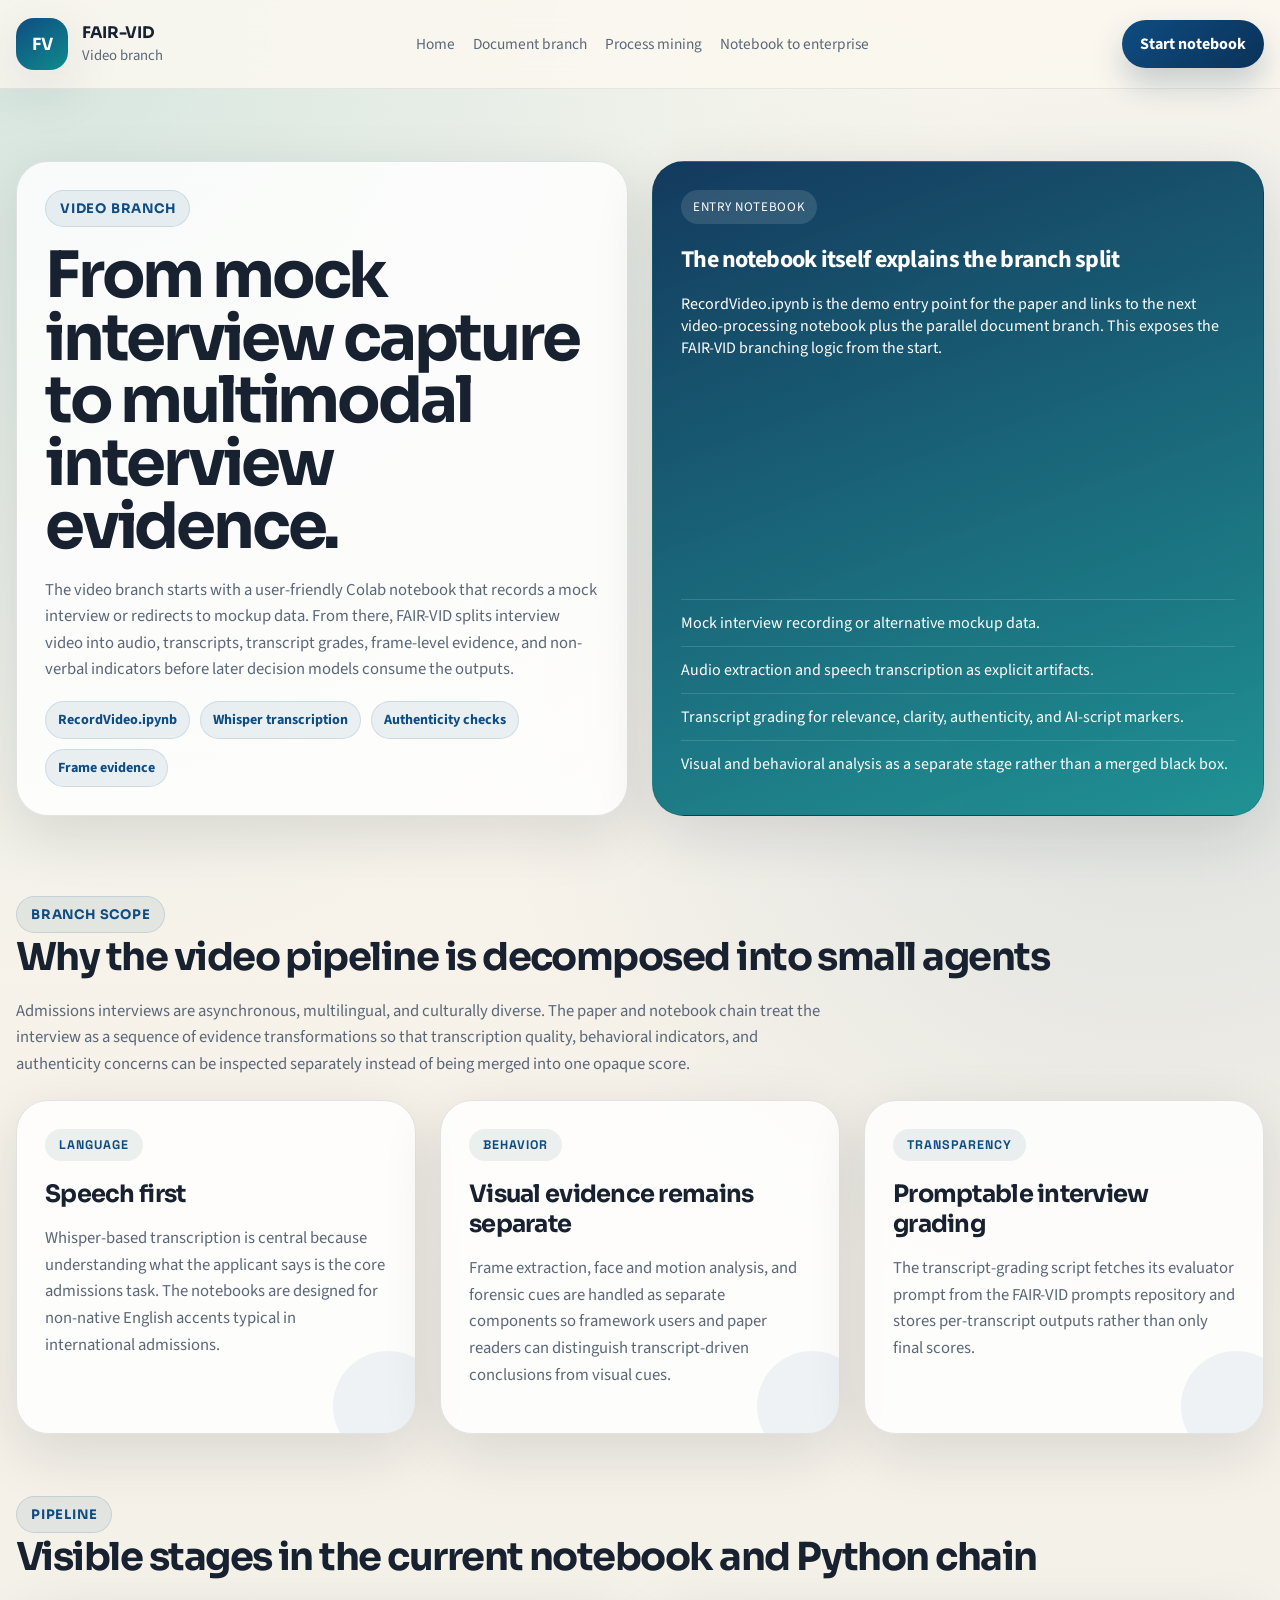
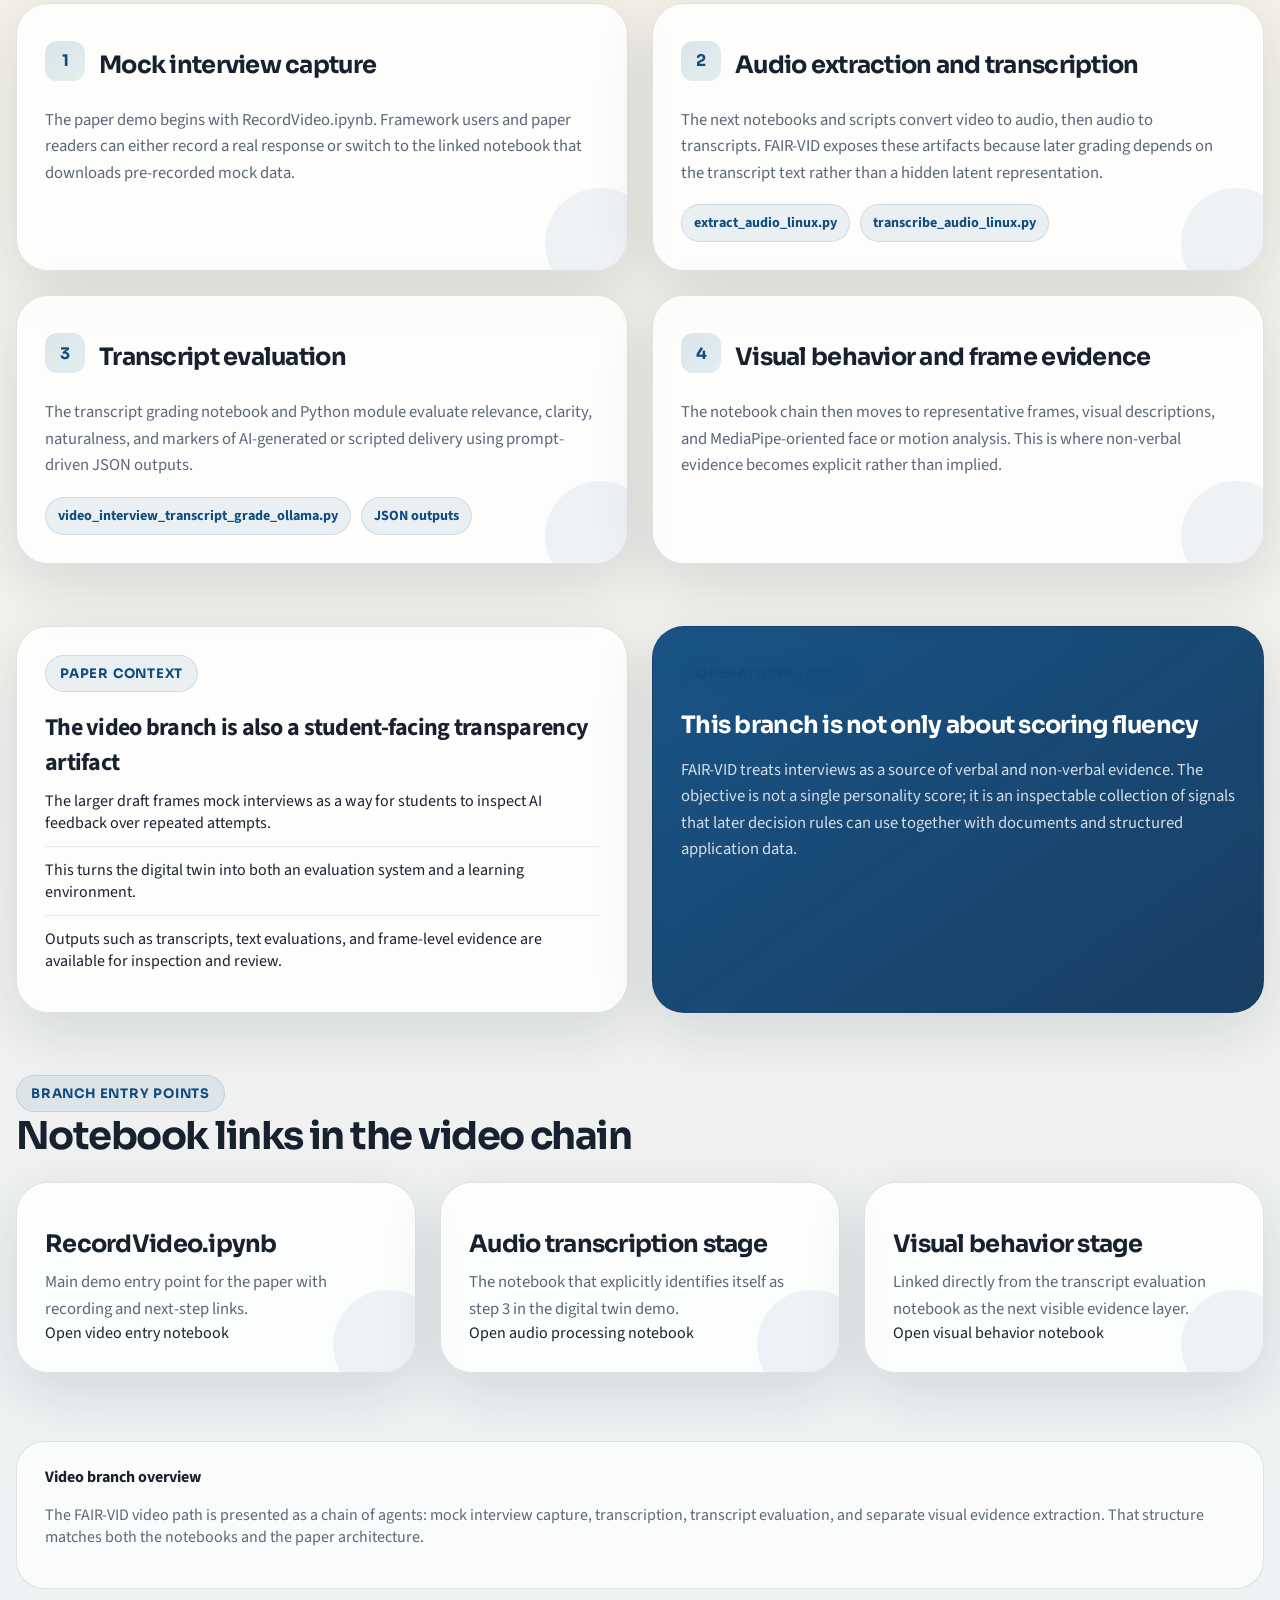
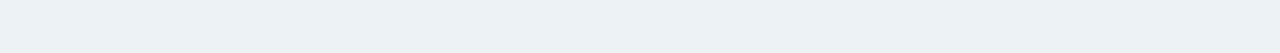
<file: video.html>
<!DOCTYPE html>
<html lang="en">
<head>
    <meta charset="UTF-8">
    <meta name="viewport" content="width=device-width, initial-scale=1.0">
    <title>FAIR-VID Video Branch | Mock Interviews, Transcription, and Behavioral Evidence</title>
    <link rel="preconnect" href="https://fonts.googleapis.com">
    <link rel="preconnect" href="https://fonts.gstatic.com" crossorigin>
    <link href="https://fonts.googleapis.com/css2?family=Sora:wght@500;600;700;800&family=Source+Sans+3:wght@400;600;700&display=swap" rel="stylesheet">
    <link rel="stylesheet" href="assets/site.css">
</head>
<body>
    <nav class="topbar">
        <div class="site-shell topbar-inner">
            <a class="brand" href="index.html">
                <div class="brand-mark">FV</div>
                <div class="brand-copy">
                    <strong>FAIR-VID</strong>
                    <span>Video branch</span>
                </div>
            </a>
            <div class="nav-links">
                <a href="index.html">Home</a>
                <a href="documents.html">Document branch</a>
                <a href="process-mining.html">Process mining</a>
                <a href="notebook-to-enterprise.html">Notebook to enterprise</a>
            </div>
            <div class="nav-actions">
                <a class="button" href="https://colab.research.google.com/drive/1mqcCrypaK3u_kvs7nSqX4XTvBgq4-shK?usp=sharing" target="_blank" rel="noreferrer">Start notebook</a>
            </div>
        </div>
    </nav>

    <header class="hero">
        <div class="site-shell page-hero-grid">
            <section class="page-hero">
                <div class="eyebrow">Video branch</div>
                <h1>From mock interview capture to multimodal interview evidence.</h1>
                <p>
                    The video branch starts with a user-friendly Colab notebook that records a mock interview or redirects to mockup data. From there, FAIR-VID splits interview video into audio, transcripts, transcript grades, frame-level evidence, and non-verbal indicators before later decision models consume the outputs.
                </p>
                <div class="pill-row">
                    <span class="pill">RecordVideo.ipynb</span>
                    <span class="pill">Whisper transcription</span>
                    <span class="pill">Authenticity checks</span>
                    <span class="pill">Frame evidence</span>
                </div>
            </section>
            <article class="hero-panel">
                <div>
                    <div class="section-chip">Entry notebook</div>
                    <h2>The notebook itself explains the branch split</h2>
                    <p>
                        RecordVideo.ipynb is the demo entry point for the paper and links to the next video-processing notebook plus the parallel document branch. This exposes the FAIR-VID branching logic from the start.
                    </p>
                </div>
                <ul class="hero-list">
                    <li>Mock interview recording or alternative mockup data.</li>
                    <li>Audio extraction and speech transcription as explicit artifacts.</li>
                    <li>Transcript grading for relevance, clarity, authenticity, and AI-script markers.</li>
                    <li>Visual and behavioral analysis as a separate stage rather than a merged black box.</li>
                </ul>
            </article>
        </div>
    </header>

    <main>
        <section class="section">
            <div class="site-shell">
                <div class="section-head">
                    <div class="eyebrow">Branch scope</div>
                    <h2>Why the video pipeline is decomposed into small agents</h2>
                    <p>
                        Admissions interviews are asynchronous, multilingual, and culturally diverse. The paper and notebook chain treat the interview as a sequence of evidence transformations so that transcription quality, behavioral indicators, and authenticity concerns can be inspected separately instead of being merged into one opaque score.
                    </p>
                </div>
                <div class="three-grid">
                    <article class="tile">
                        <div class="kicker">Language</div>
                        <h3>Speech first</h3>
                        <p>
                            Whisper-based transcription is central because understanding what the applicant says is the core admissions task. The notebooks are designed for non-native English accents typical in international admissions.
                        </p>
                    </article>
                    <article class="tile">
                        <div class="kicker">Behavior</div>
                        <h3>Visual evidence remains separate</h3>
                        <p>
                            Frame extraction, face and motion analysis, and forensic cues are handled as separate components so framework users and paper readers can distinguish transcript-driven conclusions from visual cues.
                        </p>
                    </article>
                    <article class="tile">
                        <div class="kicker">Transparency</div>
                        <h3>Promptable interview grading</h3>
                        <p>
                            The transcript-grading script fetches its evaluator prompt from the FAIR-VID prompts repository and stores per-transcript outputs rather than only final scores.
                        </p>
                    </article>
                </div>
            </div>
        </section>

        <section class="section">
            <div class="site-shell">
                <div class="section-head">
                    <div class="eyebrow">Pipeline</div>
                    <h2>Visible stages in the current notebook and Python chain</h2>
                </div>
                <div class="branch-grid">
                    <article class="step-card">
                        <div class="step-card-header">
                            <div class="step-index">1</div>
                            <h3>Mock interview capture</h3>
                        </div>
                        <p>
                            The paper demo begins with RecordVideo.ipynb. Framework users and paper readers can either record a real response or switch to the linked notebook that downloads pre-recorded mock data.
                        </p>
                    </article>
                    <article class="step-card">
                        <div class="step-card-header">
                            <div class="step-index">2</div>
                            <h3>Audio extraction and transcription</h3>
                        </div>
                        <p>
                            The next notebooks and scripts convert video to audio, then audio to transcripts. FAIR-VID exposes these artifacts because later grading depends on the transcript text rather than a hidden latent representation.
                        </p>
                        <div class="pill-row">
                            <span class="pill">extract_audio_linux.py</span>
                            <span class="pill">transcribe_audio_linux.py</span>
                        </div>
                    </article>
                    <article class="step-card">
                        <div class="step-card-header">
                            <div class="step-index">3</div>
                            <h3>Transcript evaluation</h3>
                        </div>
                        <p>
                            The transcript grading notebook and Python module evaluate relevance, clarity, naturalness, and markers of AI-generated or scripted delivery using prompt-driven JSON outputs.
                        </p>
                        <div class="pill-row">
                            <span class="pill">video_interview_transcript_grade_ollama.py</span>
                            <span class="pill">JSON outputs</span>
                        </div>
                    </article>
                    <article class="step-card">
                        <div class="step-card-header">
                            <div class="step-index">4</div>
                            <h3>Visual behavior and frame evidence</h3>
                        </div>
                        <p>
                            The notebook chain then moves to representative frames, visual descriptions, and MediaPipe-oriented face or motion analysis. This is where non-verbal evidence becomes explicit rather than implied.
                        </p>
                    </article>
                </div>
            </div>
        </section>

        <section class="section">
            <div class="site-shell split-grid">
                <article class="panel">
                    <div class="eyebrow">Paper context</div>
                    <h3>The video branch is also a student-facing transparency artifact</h3>
                    <ul class="plain-list">
                        <li>The larger draft frames mock interviews as a way for students to inspect AI feedback over repeated attempts.</li>
                        <li>This turns the digital twin into both an evaluation system and a learning environment.</li>
                        <li>Outputs such as transcripts, text evaluations, and frame-level evidence are available for inspection and review.</li>
                    </ul>
                </article>
                <article class="callout">
                    <div class="eyebrow">Operational note</div>
                    <h3>This branch is not only about scoring fluency</h3>
                    <p>
                        FAIR-VID treats interviews as a source of verbal and non-verbal evidence. The objective is not a single personality score; it is an inspectable collection of signals that later decision rules can use together with documents and structured application data.
                    </p>
                </article>
            </div>
        </section>

        <section class="section">
            <div class="site-shell">
                <div class="section-head">
                    <div class="eyebrow">Branch entry points</div>
                    <h2>Notebook links in the video chain</h2>
                </div>
                <div class="link-grid">
                    <article class="link-card">
                        <h3>RecordVideo.ipynb</h3>
                        <p>Main demo entry point for the paper with recording and next-step links.</p>
                        <a class="text-link" href="https://colab.research.google.com/drive/1mqcCrypaK3u_kvs7nSqX4XTvBgq4-shK?usp=sharing" target="_blank" rel="noreferrer">Open video entry notebook</a>
                    </article>
                    <article class="link-card">
                        <h3>Audio transcription stage</h3>
                        <p>The notebook that explicitly identifies itself as step 3 in the digital twin demo.</p>
                        <a class="text-link" href="https://colab.research.google.com/drive/1jTYrU0brHLeMTI65ZzKUDjL8iiCGddPp?usp=sharing" target="_blank" rel="noreferrer">Open audio processing notebook</a>
                    </article>
                    <article class="link-card">
                        <h3>Visual behavior stage</h3>
                        <p>Linked directly from the transcript evaluation notebook as the next visible evidence layer.</p>
                        <a class="text-link" href="https://colab.research.google.com/drive/1s4_BvYwYsaTTuakjWip8A79VdepowvgY?usp=sharing" target="_blank" rel="noreferrer">Open visual behavior notebook</a>
                    </article>
                </div>
            </div>
        </section>
    </main>

    <footer class="footer">
        <div class="site-shell footer-card">
            <strong>Video branch overview</strong>
            <p>
                The FAIR-VID video path is presented as a chain of agents: mock interview capture, transcription, transcript evaluation, and separate visual evidence extraction. That structure matches both the notebooks and the paper architecture.
            </p>
        </div>
    </footer>
</body>
</html>
</file>
<file: assets/site.css>
@import url('https://fonts.googleapis.com/css2?family=Manrope:wght@400;500;600;700;800&family=Space+Grotesk:wght@500;700&display=swap');

:root {
    --bg: #f4efe4;
    --surface: rgba(255, 255, 255, 0.82);
    --surface-strong: #ffffff;
    --paper: #fffdf8;
    --paper-strong: #fff8ee;
    --ink: #1d2433;
    --muted: #596172;
    --line: rgba(29, 36, 51, 0.12);
    --brand: #0f4c5c;
    --brand-deep: #083946;
    --teal: #0f8b8d;
    --amber: #c57617;
    --accent: #cf5c36;
    --accent-soft: rgba(207, 92, 54, 0.12);
    --gold: #d5a021;
    --mint: #4d9078;
    --shadow: 0 24px 60px rgba(22, 31, 52, 0.12);
    --radius-xl: 30px;
    --radius-lg: 22px;
    --radius-md: 16px;
    --max: 1460px;
}

* {
    box-sizing: border-box;
}

html {
    scroll-behavior: smooth;
}

body {
    margin: 0;
    font-family: 'Manrope', sans-serif;
    color: var(--ink);
    background:
        radial-gradient(circle at top left, rgba(213, 160, 33, 0.18), transparent 26%),
        radial-gradient(circle at top right, rgba(15, 76, 92, 0.14), transparent 24%),
        linear-gradient(180deg, #fcf8f0 0%, var(--bg) 42%, #f6f1e6 100%);
}

a {
    color: inherit;
    text-decoration: none;
}

img {
    max-width: 100%;
    display: block;
}

.page-shell {
    width: min(calc(100% - 32px), var(--max));
    margin: 0 auto;
}

.site-nav {
    position: sticky;
    top: 0;
    z-index: 40;
    backdrop-filter: blur(18px);
    background: rgba(255, 252, 245, 0.82);
    border-bottom: 1px solid rgba(29, 36, 51, 0.08);
}

.site-nav__inner {
    width: min(calc(100% - 32px), var(--max));
    margin: 0 auto;
    padding: 18px 0;
    display: flex;
    align-items: center;
    justify-content: space-between;
    gap: 24px;
}

    --ink: #18212f;
    display: flex;
    align-items: center;
    --brand: #0f4c81;
}

.brand-mark {
    width: 48px;
    height: 48px;
    border-radius: 16px;
    background: linear-gradient(135deg, var(--brand), var(--brand-deep));
    color: white;
    display: grid;
    place-items: center;
    box-shadow: var(--shadow);
    font-size: 1.2rem;
}

.brand-lockup strong,
.section-title,
.hero-title,
.kicker,
.stat-card strong,
.card h3,
.figure-card h3,
.timeline-step h3,
.page-hero h1 {
    font-family: 'Space Grotesk', sans-serif;
}

.brand-copy {
    display: flex;
    flex-direction: column;
    gap: 2px;
}

.brand-copy strong {
    font-size: 1.05rem;
    letter-spacing: -0.03em;
}

.brand-copy span {
    font-size: 0.83rem;
    color: var(--muted);
}

.nav-links {
    display: flex;
    flex-wrap: wrap;
    align-items: center;
    justify-content: flex-end;
    gap: 10px 18px;
    font-size: 0.92rem;
}

.nav-links a {
    color: var(--muted);
}

.nav-links a:hover,
.nav-links a:focus-visible {
    color: var(--brand);
}

.nav-actions {
    display: flex;
    gap: 10px;
    align-items: center;
}

.button,
.button-outline,
.button-soft {
    display: inline-flex;
    align-items: center;
    justify-content: center;
    gap: 10px;
    border-radius: 999px;
    padding: 13px 20px;
    font-weight: 700;
    transition: transform 0.2s ease, box-shadow 0.2s ease, background 0.2s ease;
}

.button {
    color: white;
    background: linear-gradient(135deg, var(--brand), var(--brand-deep));
    box-shadow: var(--shadow);
}

.button:hover,
.button-outline:hover,
.button-soft:hover {
    transform: translateY(-2px);
}

.button-outline {
    border: 1px solid rgba(29, 36, 51, 0.14);
    background: rgba(255, 255, 255, 0.68);
}

.button-soft {
    background: var(--accent-soft);
    color: var(--accent);
}

.hero,
.page-hero {
    padding: 48px 0 28px;
}

.hero-grid,
.page-hero__grid {
    display: grid;
    grid-template-columns: 1.3fr 0.9fr;
    gap: 30px;
    align-items: stretch;
}

.hero-panel,
.page-hero__panel,
.spotlight-card,
.card,
.figure-card,
.metric-panel,
.timeline-step,
.wide-panel,
.info-panel {
    background: rgba(255, 253, 248, 0.88);
    border: 1px solid rgba(29, 36, 51, 0.08);
    border-radius: var(--radius-xl);
    box-shadow: var(--shadow);
}

.hero-panel,
.page-hero__panel {
    padding: 34px;
}

.kicker {
    display: inline-flex;
    align-items: center;
    gap: 10px;
    border-radius: 999px;
    padding: 8px 14px;
    background: rgba(15, 76, 92, 0.08);
    color: var(--brand);
    font-size: 0.85rem;
    letter-spacing: 0.01em;
}

.hero-title,
.page-hero h1 {
    margin: 18px 0 18px;
    font-size: clamp(2.3rem, 4.6vw, 4.8rem);
    line-height: 0.98;
    letter-spacing: -0.05em;
}

.hero-copy,
.page-hero p,
.section-intro {
    color: var(--muted);
    font-size: 1.06rem;
    line-height: 1.72;
}

.hero-actions {
    display: flex;
    flex-wrap: wrap;
    gap: 12px;
    margin: 28px 0 24px;
}

.hero-meta {
    display: flex;
    flex-wrap: wrap;
    gap: 14px;
    color: var(--muted);
    font-size: 0.95rem;
}

.hero-meta span {
    display: inline-flex;
    align-items: center;
    gap: 8px;
}

.spotlight-card {
    padding: 30px;
    background:
        linear-gradient(180deg, rgba(15, 76, 92, 0.06), rgba(255, 255, 255, 0.92)),
        rgba(255, 253, 248, 0.92);
}

.spotlight-card h2,
.section-title {
    margin: 0 0 12px;
    font-size: clamp(1.7rem, 3vw, 2.6rem);
    letter-spacing: -0.04em;
}

.spotlight-card p {
    color: var(--muted);
    line-height: 1.72;
}

.spotlight-list,
.plain-list {
    margin: 18px 0 0;
    padding: 0;
    list-style: none;
}

.spotlight-list li,
.plain-list li {
    display: flex;
    gap: 12px;
    align-items: flex-start;
    padding: 12px 0;
    border-top: 1px solid rgba(29, 36, 51, 0.08);
}

.spotlight-list li:first-child,
.plain-list li:first-child {
    border-top: 0;
    padding-top: 0;
}

.section {
    padding: 28px 0 20px;
}

.section-header {
    display: flex;
    justify-content: space-between;
    align-items: end;
    gap: 20px;
    margin-bottom: 24px;
}

.section-header p {
    margin: 0;
    max-width: 760px;
}

.stats-grid,
.cards-grid,
.figures-grid,
.metrics-grid,
.link-grid,
.timeline,
.quote-grid,
.artifact-grid {
    display: grid;
    gap: 18px;
}

.stats-grid {
    grid-template-columns: repeat(4, minmax(0, 1fr));
}

.cards-grid.three {
    grid-template-columns: repeat(3, minmax(0, 1fr));
}

.cards-grid.two,
.figures-grid.two,
.metrics-grid.two,
.quote-grid,
.artifact-grid {
    grid-template-columns: repeat(2, minmax(0, 1fr));
}

.link-grid {
    grid-template-columns: repeat(4, minmax(0, 1fr));
}

.timeline {
    grid-template-columns: repeat(4, minmax(0, 1fr));
}

.stat-card,
.card,
.figure-card,
.metric-panel,
.timeline-step,
.link-card,
.quote-card,
.artifact-card {
    padding: 24px;
}

.stat-card {
    background: linear-gradient(180deg, rgba(255, 255, 255, 0.88), rgba(255, 248, 238, 0.92));
    border: 1px solid rgba(29, 36, 51, 0.08);
    border-radius: var(--radius-lg);
}

.stat-card strong {
    display: block;
    font-size: clamp(1.8rem, 3.4vw, 3rem);
    letter-spacing: -0.06em;
    color: var(--brand-deep);
}

.stat-card span,
.eyebrow,
.muted {
    color: var(--muted);
}

.eyebrow {
    font-size: 0.82rem;
    font-weight: 700;
    text-transform: uppercase;
    letter-spacing: 0.12em;
}

.card h3,
.figure-card h3,
.metric-panel h3,
.timeline-step h3,
.wide-panel h3,
.info-panel h3,
.quote-card h3,
.artifact-card h3 {
    margin: 10px 0 10px;
    font-size: 1.22rem;
    letter-spacing: -0.03em;
}

.card p,
.figure-card p,
.metric-panel p,
.timeline-step p,
.wide-panel p,
.info-panel p,
.quote-card p,
.artifact-card p,
.link-card p {
    margin: 0;
    color: var(--muted);
    line-height: 1.7;
}

.icon-chip {
    width: 46px;
    height: 46px;
    border-radius: 15px;
    display: grid;
    place-items: center;
    color: white;
    background: linear-gradient(135deg, var(--accent), #a43f20);
    box-shadow: 0 12px 30px rgba(207, 92, 54, 0.28);
}

.figure-card img {
    border-radius: 18px;
    margin-bottom: 18px;
    border: 1px solid rgba(29, 36, 51, 0.08);
    background: white;
}

.metric-panel {
    background: linear-gradient(180deg, rgba(15, 76, 92, 0.95), rgba(8, 57, 70, 0.96));
    color: white;
}

.metric-panel p,
.metric-panel li,
.metric-panel .muted {
    color: rgba(255, 255, 255, 0.82);
}

.metric-badge {
    display: inline-flex;
    align-items: center;
    gap: 8px;
    padding: 7px 12px;
    border-radius: 999px;
    background: rgba(255, 255, 255, 0.12);
    font-size: 0.82rem;
    font-weight: 700;
}

.wide-panel,
.info-panel,
.quote-card,
.artifact-card,
.link-card {
    padding: 28px;
}

.wide-panel {
    display: grid;
    grid-template-columns: 1.08fr 0.92fr;
    gap: 24px;
    align-items: center;
}

.wide-panel img {
    border-radius: 20px;
    border: 1px solid rgba(29, 36, 51, 0.08);
}

.link-card {
    border-radius: var(--radius-lg);
    border: 1px solid rgba(29, 36, 51, 0.08);
    background: rgba(255, 253, 248, 0.92);
}

.link-card strong {
    display: block;
    margin-bottom: 8px;
}

.link-card span {
    display: inline-flex;
    margin-top: 16px;
    color: var(--brand);
    font-weight: 700;
}

.process-flow {
    display: grid;
    grid-template-columns: repeat(3, minmax(0, 1fr));
    gap: 18px;
}

.process-pillars {
    display: grid;
    grid-template-columns: repeat(5, minmax(0, 1fr));
    gap: 12px;
}

.pillar {
    padding: 18px 14px;
    border-radius: 18px;
    background: rgba(15, 76, 92, 0.06);
    border: 1px solid rgba(15, 76, 92, 0.09);
}

.pillar strong {
    display: block;
    margin-bottom: 8px;
}

.footer {
    padding: 36px 0 48px;
    color: var(--muted);
}

.footer-panel {
    padding: 24px 28px;
    border-radius: var(--radius-lg);
    border: 1px solid rgba(29, 36, 51, 0.08);
    background: rgba(255, 253, 248, 0.76);
}

.tag-row {
    display: flex;
    flex-wrap: wrap;
    gap: 10px;
    margin-top: 18px;
}

.tag {
    padding: 8px 12px;
    border-radius: 999px;
    background: rgba(255, 255, 255, 0.74);
    border: 1px solid rgba(29, 36, 51, 0.08);
    color: var(--muted);
    font-size: 0.88rem;
    font-weight: 600;
}

.small-note {
    margin-top: 14px;
    font-size: 0.92rem;
    color: var(--muted);
}

.page-divider {
    height: 1px;
    margin: 34px 0 8px;
    background: linear-gradient(90deg, transparent, rgba(29, 36, 51, 0.14), transparent);
}

@media (max-width: 1100px) {
    .hero-grid,
    .page-hero__grid,
    .wide-panel,
    .stats-grid,
    .cards-grid.three,
    .cards-grid.two,
    .figures-grid.two,
    .metrics-grid.two,
    .link-grid,
    .timeline,
    .quote-grid,
    .artifact-grid,
    .process-flow,
    .process-pillars {
        grid-template-columns: repeat(2, minmax(0, 1fr));
    }
}

@media (max-width: 820px) {
    .site-nav__inner {
        flex-direction: column;
        align-items: stretch;
    }

    .nav-links,
    .nav-actions {
        justify-content: flex-start;
    }

    .hero-grid,
    .page-hero__grid,
    .wide-panel,
    .stats-grid,
    .cards-grid.three,
    .cards-grid.two,
    .figures-grid.two,
    .metrics-grid.two,
    .link-grid,
    .timeline,
    .quote-grid,
    .artifact-grid,
    .process-flow,
    .process-pillars {
        grid-template-columns: 1fr;
    }

    .hero-panel,
    .page-hero__panel,
    .spotlight-card,
    .card,
    .figure-card,
    .metric-panel,
    .timeline-step,
    .wide-panel,
    .info-panel,
    .quote-card,
    .artifact-card,
    .link-card,
    .footer-panel {
        padding: 22px;
    }

    .section-header {
        flex-direction: column;
        align-items: flex-start;
    }

    .hero,
    .page-hero {
        padding-top: 26px;
    }
}

:root {
    --bg: #f3efe6;
    --surface: rgba(255, 255, 255, 0.82);
    --surface-strong: #ffffff;
    --ink: #18212f;
    --muted: #5b6778;
    --line: rgba(24, 33, 47, 0.12);
    --brand: #0f4c81;
    --brand-deep: #0a3258;
    --teal: #0f8b8d;
    --amber: #c57617;
    --shadow: 0 18px 60px rgba(17, 27, 42, 0.12);
    --radius-xl: 32px;
    --radius-lg: 24px;
    --radius-md: 16px;
    --max: 1460px;
}

* {
    box-sizing: border-box;
}

html {
    scroll-behavior: smooth;
}

body {
    margin: 0;
    font-family: "Source Sans 3", "Segoe UI", sans-serif;
    color: var(--ink);
    background:
        radial-gradient(circle at top left, rgba(15, 139, 141, 0.16), transparent 28%),
        radial-gradient(circle at right 10% top 20%, rgba(15, 76, 129, 0.12), transparent 24%),
        linear-gradient(180deg, #fbf7ef 0%, #f5f1e8 42%, #edf2f4 100%);
}

a {
    color: inherit;
    text-decoration: none;
}

img {
    max-width: 100%;
    display: block;
}

.site-shell {
    width: min(calc(100% - 32px), var(--max));
    margin: 0 auto;
}

.topbar {
    position: sticky;
    top: 0;
    z-index: 20;
    backdrop-filter: blur(16px);
    background: rgba(251, 247, 239, 0.88);
    border-bottom: 1px solid rgba(24, 33, 47, 0.08);
}

.topbar-inner {
    display: flex;
    align-items: center;
    justify-content: space-between;
    gap: 20px;
    padding: 18px 0;
}

.brand {
    display: flex;
    align-items: center;
    gap: 14px;
}

.brand-mark {
    width: 52px;
    height: 52px;
    display: grid;
    place-items: center;
    border-radius: 18px;
    background: linear-gradient(145deg, var(--brand), var(--teal));
    color: white;
    font-family: "Sora", "Segoe UI", sans-serif;
    font-size: 1.05rem;
    font-weight: 700;
    box-shadow: var(--shadow);
}

.brand-copy strong,
.hero-copy h1,
.section-head h2,
.eyebrow,
.callout h3,
.tile h3,
.metric strong,
.step-card h3,
.page-hero h1,
.wide-card h3,
.figure-card h3,
.link-card h3,
.data-card h3 {
    font-family: "Sora", "Segoe UI", sans-serif;
}

.brand-copy strong {
    display: block;
    font-size: 1rem;
    letter-spacing: -0.02em;
}

.brand-copy span {
    color: var(--muted);
    font-size: 0.92rem;
}

.nav-links {
    display: flex;
    flex-wrap: wrap;
    gap: 18px;
    font-size: 0.96rem;
    color: var(--muted);
}

.nav-links a:hover,
.text-link:hover {
    color: var(--brand);
}

.nav-actions {
    display: flex;
    gap: 12px;
    align-items: center;
}

.button,
.button-secondary,
.button-ghost {
    display: inline-flex;
    align-items: center;
    justify-content: center;
    gap: 10px;
    padding: 13px 18px;
    border-radius: 999px;
    font-weight: 700;
    transition: transform 0.2s ease, background 0.2s ease, border-color 0.2s ease;
}

.button {
    color: white;
    background: linear-gradient(135deg, var(--brand), var(--brand-deep));
    box-shadow: 0 16px 32px rgba(10, 50, 88, 0.22);
}

.button-secondary {
    color: var(--ink);
    background: rgba(255, 255, 255, 0.72);
    border: 1px solid rgba(24, 33, 47, 0.12);
}

.button-ghost {
    color: var(--brand);
    border: 1px solid rgba(15, 76, 129, 0.18);
    background: rgba(15, 76, 129, 0.06);
}

.button:hover,
.button-secondary:hover,
.button-ghost:hover,
.tile:hover,
.step-card:hover,
.wide-card:hover,
.metric:hover,
.link-card:hover,
.figure-card:hover,
.data-card:hover {
    transform: translateY(-2px);
}

.hero {
    padding: 72px 0 42px;
}

.hero-grid,
.page-hero-grid,
.split-grid,
.gallery-grid,
.framework-grid,
.branch-grid,
.wide-grid,
.data-grid,
.link-grid,
.three-grid,
.metrics-grid,
.hero-stats {
    display: grid;
    gap: 24px;
}

.hero-grid,
.page-hero-grid,
.split-grid,
.wide-grid {
    grid-template-columns: repeat(2, minmax(0, 1fr));
    align-items: stretch;
}

.hero-copy,
.hero-panel,
.page-hero,
.panel,
.wide-card,
.callout,
.figure-card,
.metric,
.tile,
.step-card,
.link-card,
.data-card {
    border: 1px solid var(--line);
    background: var(--surface);
    border-radius: var(--radius-xl);
    box-shadow: var(--shadow);
}

.hero-copy,
.page-hero,
.hero-panel,
.panel,
.wide-card,
.callout,
.figure-card,
.metric,
.tile,
.step-card,
.link-card,
.data-card {
    padding: 28px;
}

.eyebrow {
    display: inline-flex;
    align-items: center;
    gap: 10px;
    font-size: 0.82rem;
    letter-spacing: 0.06em;
    text-transform: uppercase;
    color: var(--brand);
    padding: 9px 14px;
    border-radius: 999px;
    background: rgba(15, 76, 129, 0.08);
    border: 1px solid rgba(15, 76, 129, 0.12);
}

.hero-copy h1,
.page-hero h1 {
    margin: 18px 0 18px;
    font-size: clamp(2.6rem, 5vw, 4.9rem);
    line-height: 0.98;
    letter-spacing: -0.05em;
}

.hero-copy p,
.page-hero p,
.section-head p,
.body-copy,
.wide-card p,
.tile p,
.step-card p,
.callout p,
.link-card p,
.data-card p,
.figure-card p {
    color: var(--muted);
    line-height: 1.6;
    font-size: 1.04rem;
}

.hero-actions {
    display: flex;
    flex-wrap: wrap;
    gap: 14px;
    margin: 24px 0 0;
}

.hero-stats,
.metrics-grid,
.framework-grid,
.branch-grid,
.gallery-grid,
.data-grid,
.link-grid,
.three-grid {
    grid-template-columns: repeat(3, minmax(0, 1fr));
}

.hero-stats {
    margin-top: 28px;
}

.metric strong {
    display: block;
    font-size: clamp(1.45rem, 2vw, 2rem);
    letter-spacing: -0.05em;
    line-height: 1.1;
    overflow-wrap: anywhere;
    margin-bottom: 8px;
}

.metric span {
    color: var(--muted);
}

.hero-panel {
    display: flex;
    flex-direction: column;
    justify-content: space-between;
    background:
        linear-gradient(160deg, rgba(10, 50, 88, 0.96), rgba(15, 139, 141, 0.92)),
        radial-gradient(circle at bottom left, rgba(255, 255, 255, 0.16), transparent 42%);
    color: white;
}

.hero-panel .section-chip,
.page-chip {
    display: inline-flex;
    align-items: center;
    gap: 8px;
    padding: 8px 12px;
    border-radius: 999px;
    font-size: 0.82rem;
    letter-spacing: 0.05em;
    text-transform: uppercase;
    background: rgba(255, 255, 255, 0.12);
}

.hero-panel h2,
.panel h3,
.wide-card h3,
.figure-card h3,
.link-card h3,
.data-card h3,
.tile h3,
.step-card h3,
.callout h3 {
    margin: 18px 0 10px;
    font-size: 1.5rem;
    letter-spacing: -0.03em;
}

.hero-list,
.plain-list,
.step-list,
.link-list {
    list-style: none;
    padding: 0;
    margin: 0;
}

.hero-list li,
.plain-list li,
.link-list li {
    padding: 12px 0;
    border-top: 1px solid rgba(255, 255, 255, 0.14);
}

.panel .plain-list li,
.step-card .plain-list li,
.wide-card .plain-list li,
.data-card .plain-list li,
.callout .plain-list li {
    border-top-color: rgba(24, 33, 47, 0.09);
}

.section {
    padding: 38px 0 24px;
}

.section-head {
    margin-bottom: 22px;
}

.section-head h2 {
    margin: 0 0 10px;
    font-size: clamp(2rem, 3vw, 3rem);
    letter-spacing: -0.04em;
}

.section-head p {
    max-width: 820px;
}

.tile,
.step-card,
.link-card,
.data-card,
.wide-card {
    position: relative;
    overflow: hidden;
}

.tile::after,
.step-card::after,
.link-card::after,
.data-card::after,
.wide-card::after {
    content: "";
    position: absolute;
    inset: auto -28px -28px auto;
    width: 110px;
    height: 110px;
    border-radius: 50%;
    background: rgba(15, 76, 129, 0.06);
}

.tile .kicker,
.data-card .kicker,
.step-card .kicker,
.wide-card .kicker {
    color: var(--brand);
    text-transform: uppercase;
    letter-spacing: 0.08em;
    font-size: 0.78rem;
    font-weight: 700;
}

.pill-row {
    display: flex;
    flex-wrap: wrap;
    gap: 10px;
    margin-top: 18px;
}

.pill {
    padding: 8px 12px;
    border-radius: 999px;
    background: rgba(15, 76, 129, 0.08);
    border: 1px solid rgba(15, 76, 129, 0.12);
    color: var(--brand);
    font-size: 0.88rem;
    font-weight: 700;
}

.figure-card img,
.hero-panel img,
.panel img,
.wide-card img {
    border-radius: 22px;
    border: 1px solid rgba(24, 33, 47, 0.09);
    background: white;
}

.figure-caption {
    margin-top: 14px;
    color: var(--muted);
    font-size: 0.96rem;
    line-height: 1.55;
}

.branch-grid,
.framework-grid {
    grid-template-columns: repeat(2, minmax(0, 1fr));
}

.step-index {
    display: inline-grid;
    place-items: center;
    width: 40px;
    height: 40px;
    border-radius: 12px;
    background: linear-gradient(135deg, rgba(15, 76, 129, 0.14), rgba(15, 139, 141, 0.12));
    color: var(--brand);
    font-family: "Sora", "Segoe UI", sans-serif;
    font-weight: 700;
}

.step-card-header {
    display: flex;
    align-items: center;
    gap: 14px;
}

.callout {
    background: linear-gradient(145deg, rgba(15, 76, 129, 0.96), rgba(10, 50, 88, 0.94));
    color: white;
}

.callout p,
.callout li {
    color: rgba(255, 255, 255, 0.82);
}

.callout .plain-list li {
    border-top-color: rgba(255, 255, 255, 0.14);
}

.footer {
    padding: 44px 0 64px;
    color: var(--muted);
}

.footer-card {
    padding: 24px 28px;
    border-radius: 28px;
    border: 1px solid var(--line);
    background: rgba(255, 255, 255, 0.72);
}

.footer-card strong {
    color: var(--ink);
}

.mono {
    font-family: "Courier New", monospace;
}

@media (max-width: 1040px) {
    .topbar-inner,
    .nav-actions,
    .nav-links,
    .hero-actions {
        flex-wrap: wrap;
    }

    .hero-grid,
    .page-hero-grid,
    .split-grid,
    .wide-grid,
    .framework-grid,
    .branch-grid,
    .gallery-grid,
    .hero-stats,
    .metrics-grid,
    .data-grid,
    .link-grid,
    .three-grid {
        grid-template-columns: 1fr;
    }
}

@media (max-width: 720px) {
    .site-shell {
        width: min(calc(100% - 22px), var(--max));
    }

    .hero,
    .section,
    .footer {
        padding-top: 24px;
    }

    .hero-copy,
    .page-hero,
    .hero-panel,
    .panel,
    .wide-card,
    .callout,
    .figure-card,
    .metric,
    .tile,
    .step-card,
    .link-card,
    .data-card,
    .footer-card {
        padding: 22px;
        border-radius: 24px;
    }

    .brand-copy span,
    .nav-links {
        font-size: 0.86rem;
    }
}
</file>
